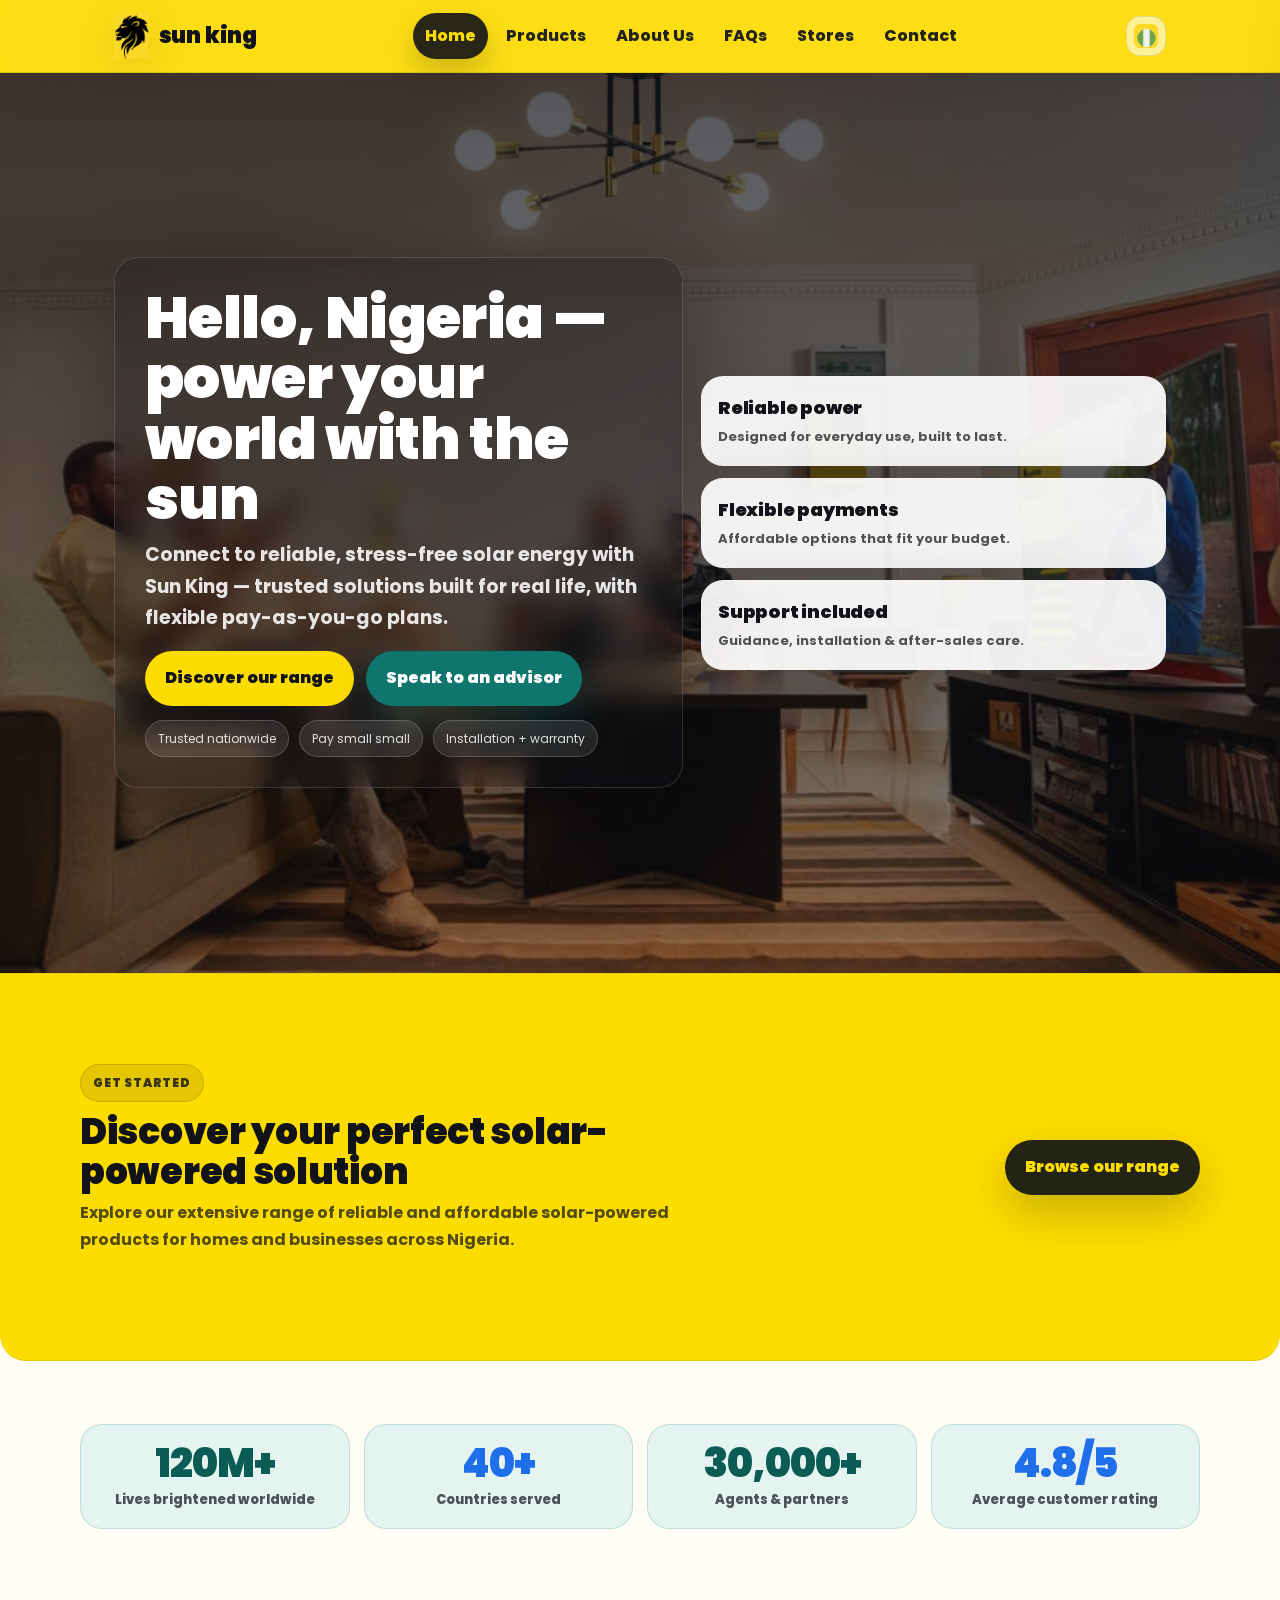
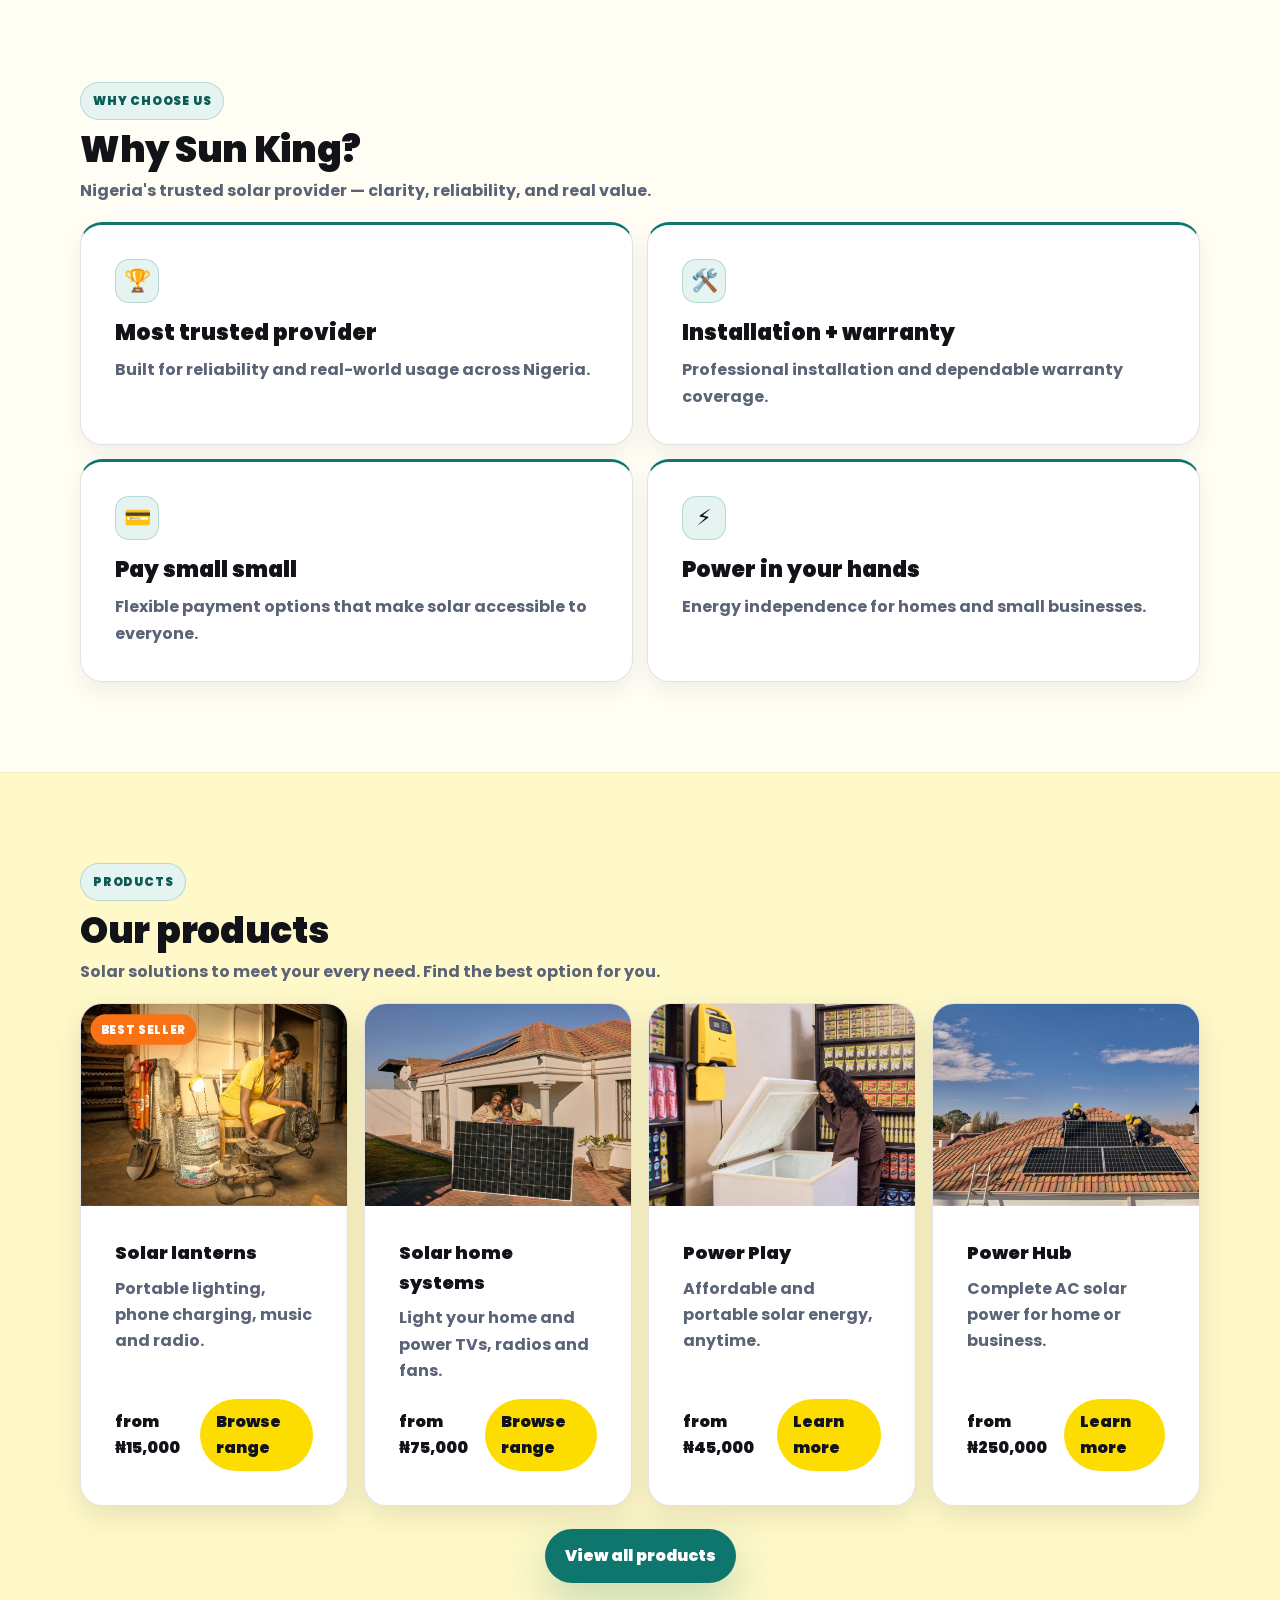
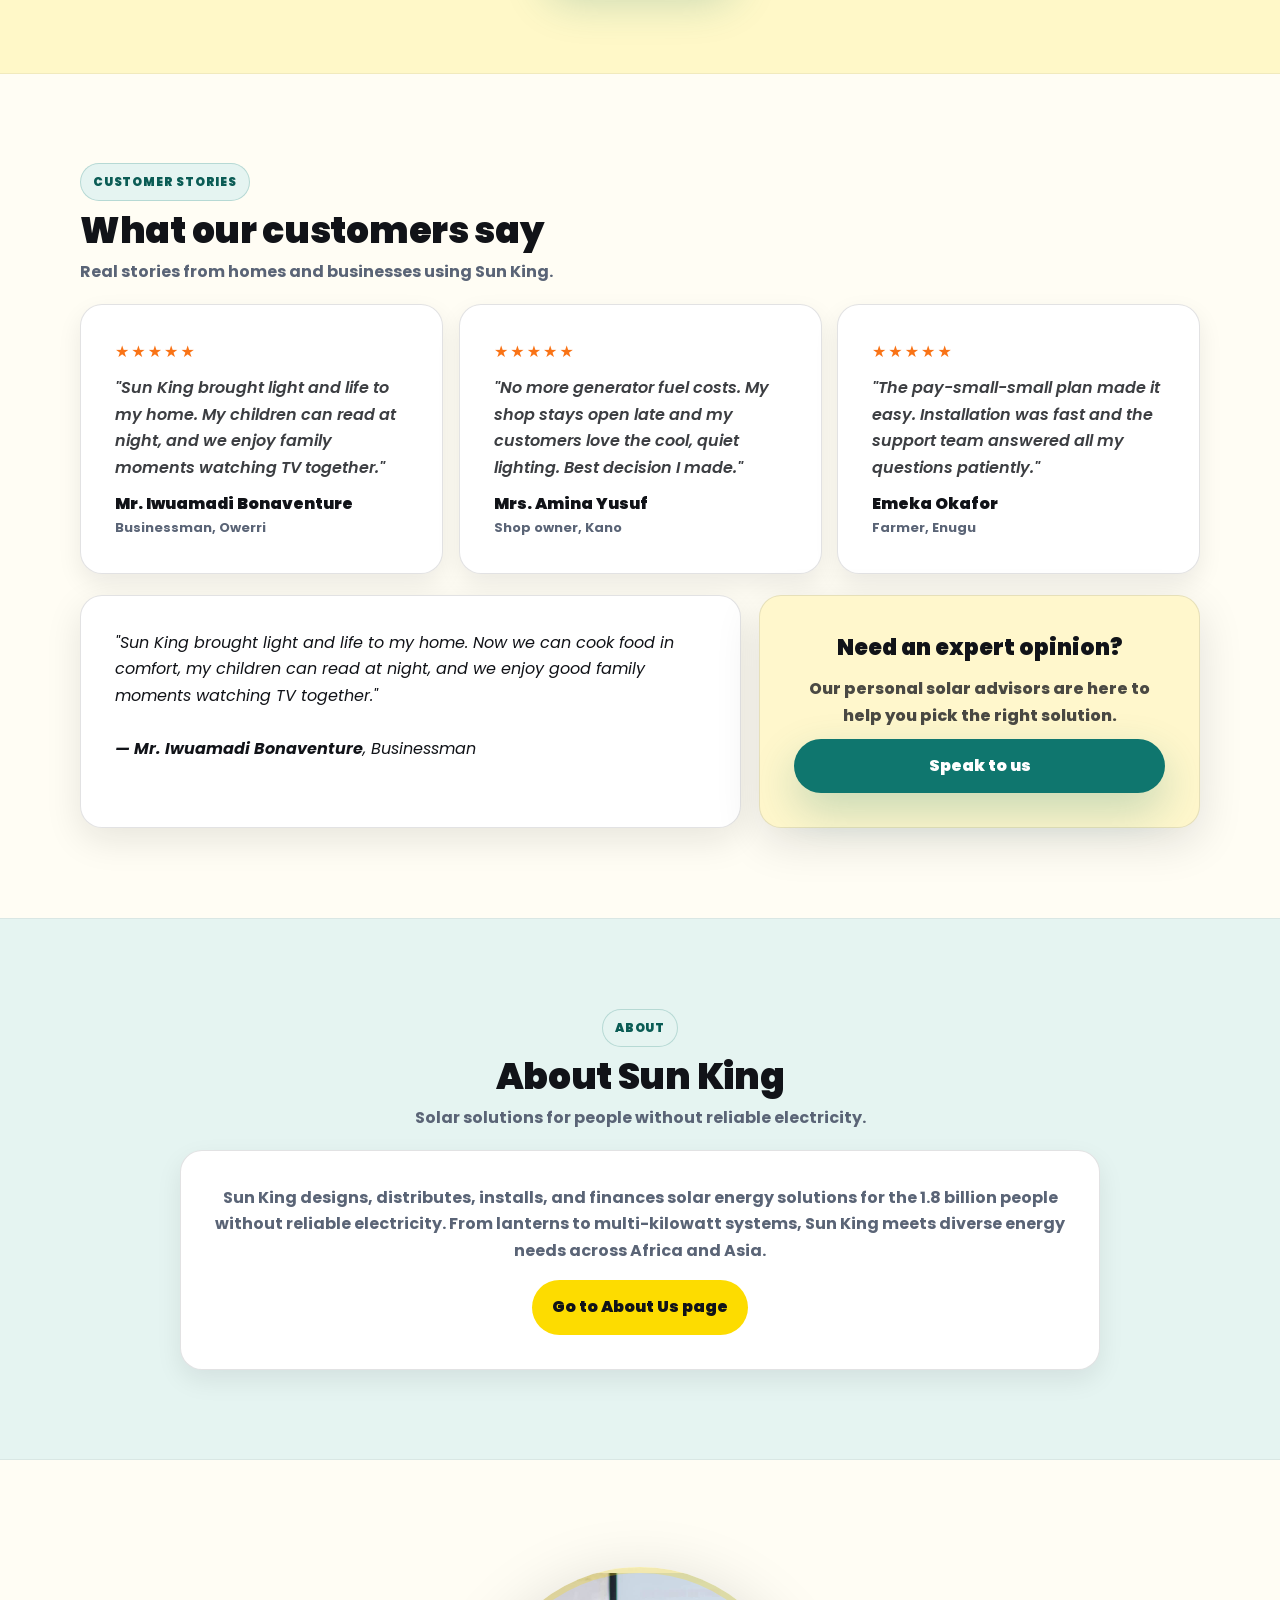
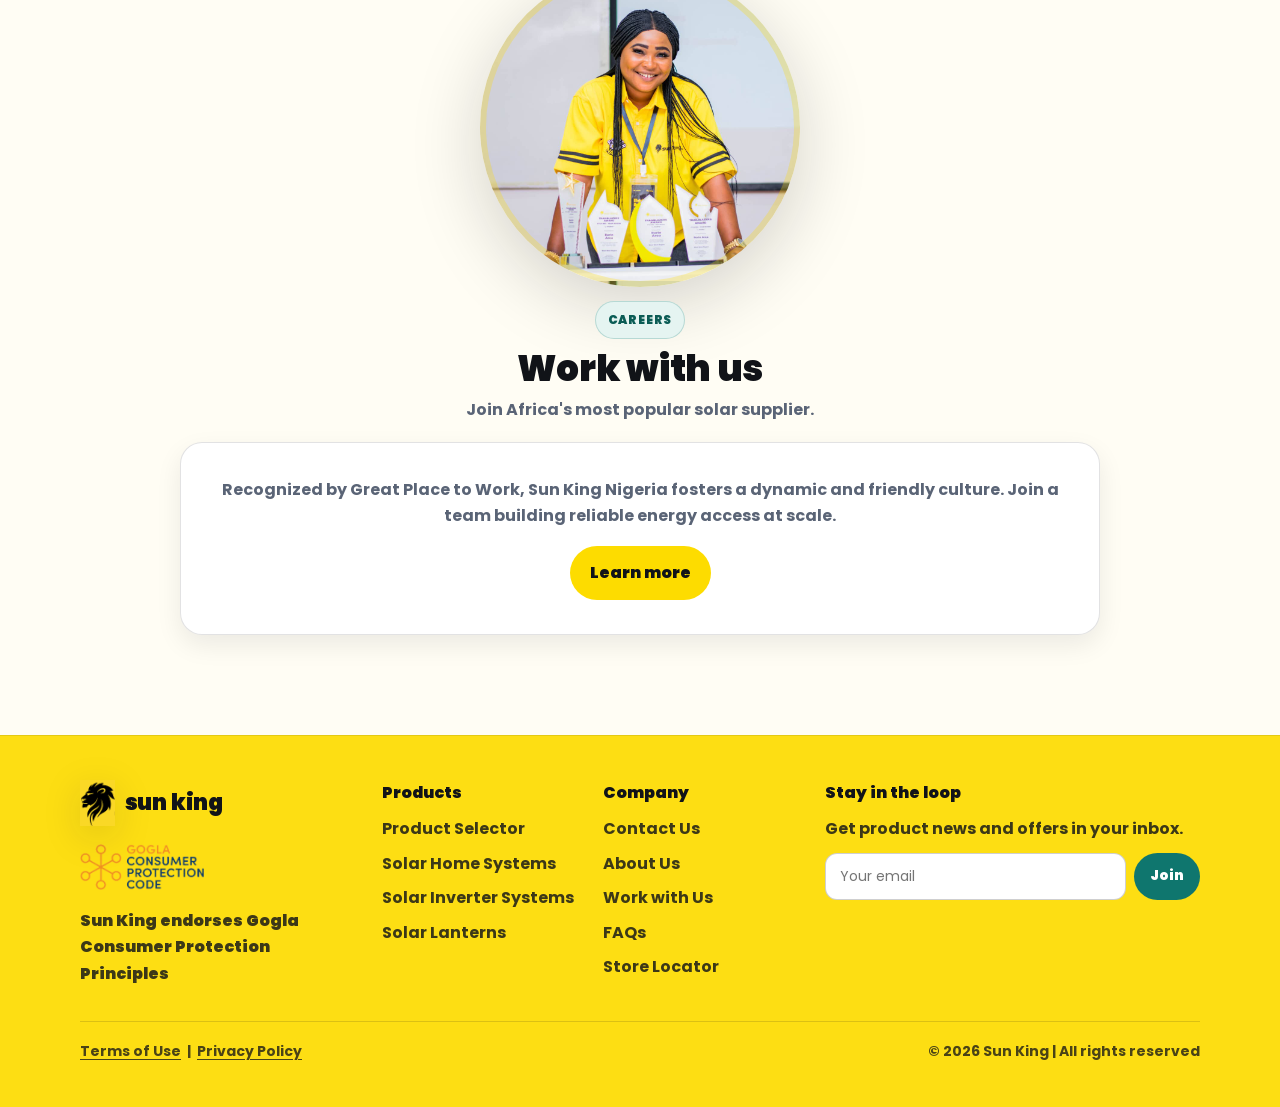
<file: index.html>
<!DOCTYPE html>
<html lang="en">
<head>
  <meta charset="UTF-8" />
  <meta name="viewport" content="width=device-width, initial-scale=1.0" />
  <title>Sun King — Reliable Solar Solutions for Nigeria</title>

  <link rel="icon" href="images/lion-icon.png.png" />
  <meta name="description" content="Connect to reliable, stress-free solar energy with Sun King. Explore solar lanterns, home systems and power hubs — with flexible pay-as-you-go plans, installation and warranty." />
  <meta name="author" content="Sun King" />

  <meta property="og:title" content="Sun King — Reliable Solar Solutions for Nigeria" />
  <meta property="og:description" content="Explore reliable and affordable solar-powered products for homes and businesses." />
  <meta property="og:image" content="images/header img.jpeg" />
  <meta property="og:type" content="website" />
  <meta name="twitter:card" content="summary_large_image" />

  <link rel="preconnect" href="https://fonts.googleapis.com" />
  <link rel="preconnect" href="https://fonts.gstatic.com" crossorigin />
  <link href="https://fonts.googleapis.com/css2?family=Poppins:wght@400;600;800;900&display=swap" rel="stylesheet" />
  <link rel="stylesheet" href="assets/css/styles.css" />
</head>

<body>
  <a class="skip-link" href="#main">Skip to content</a>

  <!-- ================= HEADER ================= -->
  <header>
    <div class="navbar">
      <a class="logo-container" href="index.html" aria-label="Sun King Home">
        <img src="images/lion-icon.png.png" alt="Sun King Logo" class="logo-icon" />
        <span class="logo-text">sun king</span>
      </a>

      <nav class="nav-links" aria-label="Primary">
        <a href="index.html" class="active">Home</a>
        <a href="products.html">Products</a>
        <a href="about.html">About Us</a>
        <a href="faqs.html">FAQs</a>
        <a href="store-locator.html">Stores</a>
        <a href="contact.html">Contact</a>
      </nav>

      <div class="nav-right">
        <img src="images/nigeria-flag.png" alt="Nigeria Flag" class="flag-icon" />
        <button class="icon-btn menu-toggle" id="menuBtn" type="button" aria-label="Open menu" aria-expanded="false" aria-controls="drawer">
          <span class="hamburger" aria-hidden="true"><span></span><span></span><span></span></span>
        </button>
      </div>
    </div>
  </header>

  <div class="backdrop" id="backdrop" hidden></div>

  <!-- ================= MOBILE DRAWER ================= -->
  <aside class="drawer" id="drawer" hidden role="dialog" aria-modal="true" aria-label="Mobile menu">
    <div class="drawer-head">
      <div class="logo-container">
        <img src="images/lion-icon.png.png" alt="" class="logo-icon" />
        <span class="logo-text">sun king</span>
      </div>
      <button class="icon-btn" id="closeBtn" type="button" aria-label="Close menu">✕</button>
    </div>
    <nav class="drawer-nav" aria-label="Mobile">
      <a href="index.html" class="active">Home</a>
      <a href="products.html">Products</a>
      <a href="about.html">About Us</a>
      <a href="faqs.html">FAQs</a>
      <a href="store-locator.html">Store Locator</a>
      <a href="careers.html">Work With Us</a>
      <a href="contact.html">Contact</a>
    </nav>
    <div class="drawer-cta">
      <a class="btn primary sm" href="products.html">Explore products</a>
      <a class="btn black sm" href="contact.html">Talk to an advisor</a>
    </div>
  </aside>

  <main id="main">
    <!-- ================= HERO ================= -->
    <section class="hero" id="home" aria-label="Hero">
      <div class="container hero-grid">
        <div class="hero-copy" data-animate>
          <h1>Hello, Nigeria — power your world with the sun</h1>
          <p>Connect to reliable, stress-free solar energy with Sun King — trusted solutions built for real life, with flexible pay-as-you-go plans.</p>

          <div class="btn-row">
            <a class="btn primary" href="products.html">Discover our range</a>
            <a class="btn accent" href="contact.html">Speak to an advisor</a>
          </div>

          <div class="trust" aria-label="Highlights">
            <div class="pill">Trusted nationwide</div>
            <div class="pill">Pay small small</div>
            <div class="pill">Installation + warranty</div>
          </div>
        </div>

        <div class="hero-stats" aria-label="Quick stats">
          <div class="stat" data-animate data-delay="1">
            <strong>Reliable power</strong>
            <span>Designed for everyday use, built to last.</span>
          </div>
          <div class="stat" data-animate data-delay="2">
            <strong>Flexible payments</strong>
            <span>Affordable options that fit your budget.</span>
          </div>
          <div class="stat" data-animate data-delay="3">
            <strong>Support included</strong>
            <span>Guidance, installation &amp; after-sales care.</span>
          </div>
        </div>
      </div>
    </section>

    <!-- ================= DISCOVER ================= -->
    <section class="discover" aria-label="Discover">
      <div class="container discover-wrap" data-animate>
        <div class="section-head">
          <span class="kicker">Get started</span>
          <h2>Discover your perfect solar-powered solution</h2>
          <p>Explore our extensive range of reliable and affordable solar-powered products for homes and businesses across Nigeria.</p>
        </div>
        <div style="display:flex; justify-content:flex-end;">
          <a class="btn black" href="products.html">Browse our range</a>
        </div>
      </div>
    </section>

    <!-- ================= COUNTERS ================= -->
    <section aria-label="Impact by the numbers" style="padding-top: calc(var(--sec) * 0.7); padding-bottom: calc(var(--sec) * 0.7);">
      <div class="container" data-animate>
        <div class="counters">
          <div class="counter">
            <div class="num"><span data-count="120" data-suffix="M+">0</span></div>
            <div class="label">Lives brightened worldwide</div>
          </div>
          <div class="counter">
            <div class="num"><span data-count="40" data-suffix="+">0</span></div>
            <div class="label">Countries served</div>
          </div>
          <div class="counter">
            <div class="num"><span data-count="30000" data-suffix="+">0</span></div>
            <div class="label">Agents &amp; partners</div>
          </div>
          <div class="counter">
            <div class="num"><span data-count="4.8" data-suffix="/5">0</span></div>
            <div class="label">Average customer rating</div>
          </div>
        </div>
      </div>
    </section>

    <!-- ================= WHY ================= -->
    <section id="why" aria-label="Why Sun King">
      <div class="container">
        <div class="section-head" data-animate>
          <span class="kicker">Why choose us</span>
          <h2>Why Sun King?</h2>
          <p>Nigeria's trusted solar provider — clarity, reliability, and real value.</p>
        </div>

        <div class="why-list">
          <div class="why" data-animate data-delay="1">
            <div class="ico" aria-hidden="true">🏆</div>
            <h3>Most trusted provider</h3>
            <p>Built for reliability and real-world usage across Nigeria.</p>
          </div>
          <div class="why" data-animate data-delay="2">
            <div class="ico" aria-hidden="true">🛠️</div>
            <h3>Installation + warranty</h3>
            <p>Professional installation and dependable warranty coverage.</p>
          </div>
          <div class="why" data-animate data-delay="1">
            <div class="ico" aria-hidden="true">💳</div>
            <h3>Pay small small</h3>
            <p>Flexible payment options that make solar accessible to everyone.</p>
          </div>
          <div class="why" data-animate data-delay="2">
            <div class="ico" aria-hidden="true">⚡</div>
            <h3>Power in your hands</h3>
            <p>Energy independence for homes and small businesses.</p>
          </div>
        </div>
      </div>
    </section>

    <!-- ================= PRODUCTS ================= -->
    <section class="products-banner" id="products" aria-label="Products">
      <div class="container">
        <div class="section-head" data-animate>
          <span class="kicker">Products</span>
          <h2>Our products</h2>
          <p>Solar solutions to meet your every need. Find the best option for you.</p>
        </div>

        <div class="products-grid">
          <article class="card" data-animate data-delay="1">
            <div class="card-media" style="background-image:url('images/lantern.jpeg')">
              <span class="card-tag">Best seller</span>
            </div>
            <div class="card-body">
              <h3>Solar lanterns</h3>
              <p>Portable lighting, phone charging, music and radio.</p>
              <div class="card-foot">
                <span class="price">from ₦15,000</span>
                <a class="mini-btn" href="products.html#lanterns">Browse range</a>
              </div>
            </div>
          </article>

          <article class="card" data-animate data-delay="2">
            <div class="card-media" style="background-image:url('images/solar home.jpeg')"></div>
            <div class="card-body">
              <h3>Solar home systems</h3>
              <p>Light your home and power TVs, radios and fans.</p>
              <div class="card-foot">
                <span class="price">from ₦75,000</span>
                <a class="mini-btn" href="products.html#home-systems">Browse range</a>
              </div>
            </div>
          </article>

          <article class="card" data-animate data-delay="3">
            <div class="card-media" style="background-image:url('images/power play.jpeg')"></div>
            <div class="card-body">
              <h3>Power Play</h3>
              <p>Affordable and portable solar energy, anytime.</p>
              <div class="card-foot">
                <span class="price">from ₦45,000</span>
                <a class="mini-btn" href="products.html#power-play">Learn more</a>
              </div>
            </div>
          </article>

          <article class="card" data-animate data-delay="4">
            <div class="card-media" style="background-image:url('images/powerhub.jpeg')"></div>
            <div class="card-body">
              <h3>Power Hub</h3>
              <p>Complete AC solar power for home or business.</p>
              <div class="card-foot">
                <span class="price">from ₦250,000</span>
                <a class="mini-btn" href="products.html#power-hub">Learn more</a>
              </div>
            </div>
          </article>
        </div>

        <div class="btn-row" style="margin-top: 22px; justify-content:center;" data-animate>
          <a class="btn accent" href="products.html">View all products</a>
        </div>
      </div>
    </section>

    <!-- ================= TESTIMONIALS ================= -->
    <section aria-label="Customer stories">
      <div class="container">
        <div class="section-head" data-animate>
          <span class="kicker">Customer stories</span>
          <h2>What our customers say</h2>
          <p>Real stories from homes and businesses using Sun King.</p>
        </div>

        <div class="testi-grid">
          <div class="testi" data-animate data-delay="1">
            <div class="stars" aria-label="5 out of 5 stars">★★★★★</div>
            <p>"Sun King brought light and life to my home. My children can read at night, and we enjoy family moments watching TV together."</p>
            <div class="who">Mr. Iwuamadi Bonaventure<span>Businessman, Owerri</span></div>
          </div>
          <div class="testi" data-animate data-delay="2">
            <div class="stars" aria-label="5 out of 5 stars">★★★★★</div>
            <p>"No more generator fuel costs. My shop stays open late and my customers love the cool, quiet lighting. Best decision I made."</p>
            <div class="who">Mrs. Amina Yusuf<span>Shop owner, Kano</span></div>
          </div>
          <div class="testi" data-animate data-delay="3">
            <div class="stars" aria-label="5 out of 5 stars">★★★★★</div>
            <p>"The pay-small-small plan made it easy. Installation was fast and the support team answered all my questions patiently."</p>
            <div class="who">Emeka Okafor<span>Farmer, Enugu</span></div>
          </div>
        </div>

        <div class="testimonial" id="contact" style="margin-top: 22px;" data-animate>
          <blockquote>
            "Sun King brought light and life to my home. Now we can cook food in comfort, my children can read at night,
            and we enjoy good family moments watching TV together."
            <br><br><strong>— Mr. Iwuamadi Bonaventure</strong>, Businessman
          </blockquote>
          <div class="cta-card">
            <h3>Need an expert opinion?</h3>
            <p>Our personal solar advisors are here to help you pick the right solution.</p>
            <a class="btn accent" href="contact.html">Speak to us</a>
          </div>
        </div>
      </div>
    </section>

    <!-- ================= ABOUT ================= -->
    <section class="tint-band teal" aria-label="About Sun King">
      <div class="container center">
        <div class="section-head center" data-animate>
          <span class="kicker">About</span>
          <h2>About Sun King</h2>
          <p>Solar solutions for people without reliable electricity.</p>
        </div>
        <div class="panel" style="max-width: 920px; margin: 0 auto;" data-animate>
          <p class="muted">
            Sun King designs, distributes, installs, and finances solar energy solutions for the 1.8 billion people without
            reliable electricity. From lanterns to multi-kilowatt systems, Sun King meets diverse energy needs across Africa and Asia.
          </p>
          <div class="btn-row" style="margin-top:16px; justify-content:center;">
            <a class="btn primary" href="about.html">Go to About Us page</a>
          </div>
        </div>
      </div>
    </section>

    <!-- ================= WORK WITH US ================= -->
    <section aria-label="Work with us">
      <div class="container center">
        <div class="round-img" style="background-image:url('images/work with us.jpeg')" data-animate></div>
        <div class="section-head center" style="margin-top:14px;" data-animate>
          <span class="kicker">Careers</span>
          <h2>Work with us</h2>
          <p>Join Africa's most popular solar supplier.</p>
        </div>
        <div class="panel" style="max-width: 920px; margin: 0 auto;" data-animate>
          <p class="muted">
            Recognized by Great Place to Work, Sun King Nigeria fosters a dynamic and friendly culture. Join a team building
            reliable energy access at scale.
          </p>
          <div class="btn-row" style="margin-top:16px; justify-content:center;">
            <a class="btn primary" href="careers.html">Learn more</a>
          </div>
        </div>
      </div>
    </section>
  </main>

  <!-- ================= FOOTER ================= -->
  <footer>
    <div class="container" data-animate>
      <div class="footer-grid">
        <div>
          <div class="logo-container">
            <img src="images/lion-icon.png.png" alt="Sun King Logo" class="logo-icon" />
            <span class="logo-text">sun king</span>
          </div>
          <div class="goglaimg" role="img" aria-label="Gogla logo"></div>
          <p style="font-weight:900;">Sun King endorses Gogla Consumer Protection Principles</p>
        </div>

        <div>
          <h4>Products</h4>
          <a href="products.html">Product Selector</a>
          <a href="products.html#home-systems">Solar Home Systems</a>
          <a href="products.html#power-hub">Solar Inverter Systems</a>
          <a href="products.html#lanterns">Solar Lanterns</a>
        </div>

        <div>
          <h4>Company</h4>
          <a href="contact.html">Contact Us</a>
          <a href="about.html">About Us</a>
          <a href="careers.html">Work with Us</a>
          <a href="faqs.html">FAQs</a>
          <a href="store-locator.html">Store Locator</a>
        </div>

        <div>
          <h4>Stay in the loop</h4>
          <p style="margin-top:0;">Get product news and offers in your inbox.</p>
          <form class="foot-news" data-newsletter aria-label="Newsletter signup">
            <input type="email" placeholder="Your email" aria-label="Email address" required />
            <button class="mini-btn" type="submit">Join</button>
          </form>
          <p data-newsletter-msg style="min-height: 18px; font-size: 13px; margin-top: 8px;"></p>
        </div>
      </div>

      <div class="fineprint">
        <div><a href="#" style="text-decoration:underline; text-underline-offset:3px;">Terms of Use</a> &nbsp;|&nbsp; <a href="#" style="text-decoration:underline; text-underline-offset:3px;">Privacy Policy</a></div>
        <div>&copy; <span data-year>2025</span> Sun King | All rights reserved</div>
      </div>
    </div>
  </footer>

  <button class="to-top" id="toTop" type="button" aria-label="Back to top">↑</button>

  <script src="assets/js/main.js"></script>
</body>
</html>
</file>
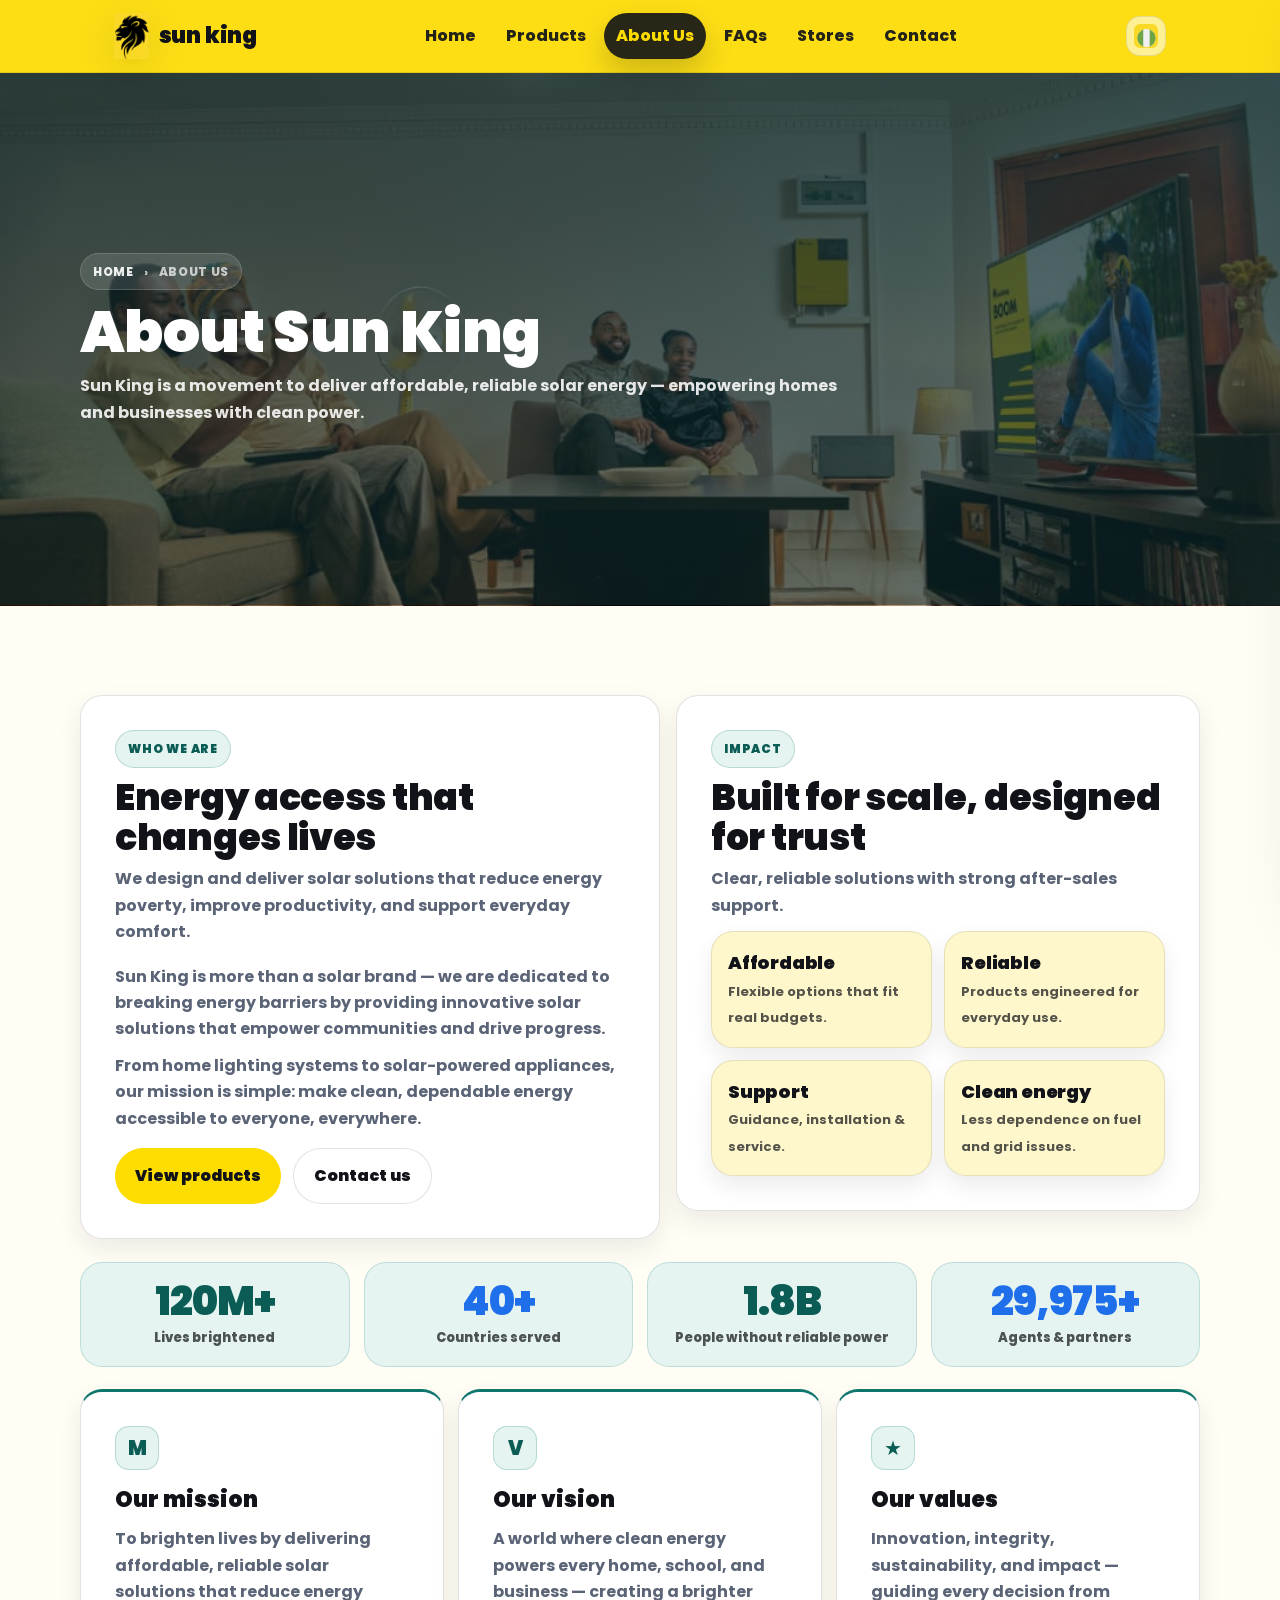
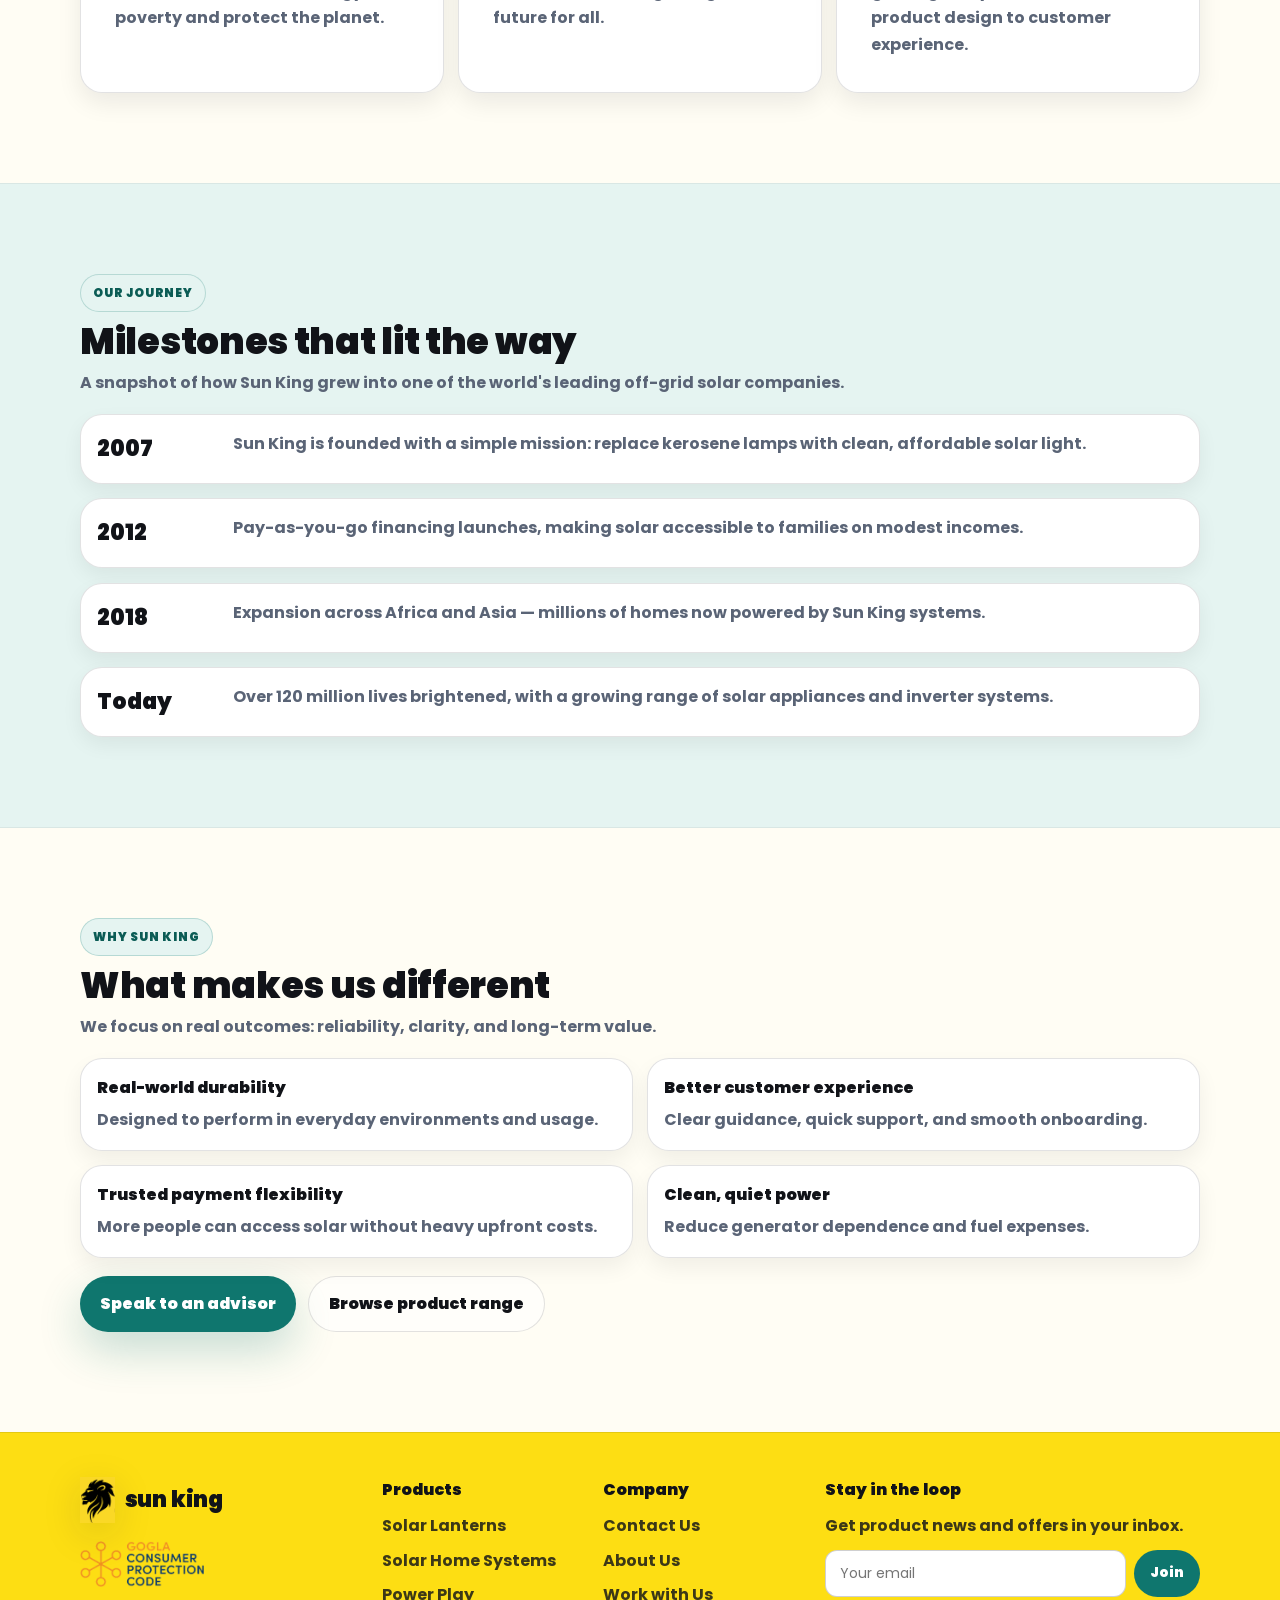
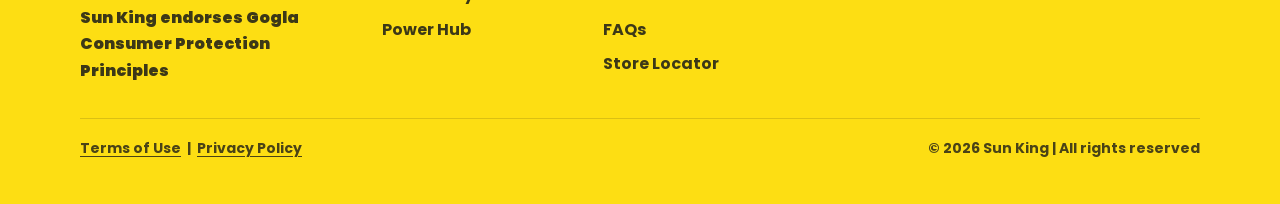
<file: about.html>
<!DOCTYPE html>
<html lang="en">
<head>
  <meta charset="UTF-8" />
  <meta name="viewport" content="width=device-width, initial-scale=1.0" />
  <title>About Us | Sun King</title>
  <link rel="icon" href="images/lion-icon.png.png" />
  <meta name="description" content="Sun King designs, distributes, installs and finances solar energy solutions for people without reliable electricity across Africa and Asia." />

  <link rel="preconnect" href="https://fonts.googleapis.com" />
  <link rel="preconnect" href="https://fonts.gstatic.com" crossorigin />
  <link href="https://fonts.googleapis.com/css2?family=Poppins:wght@400;600;800;900&display=swap" rel="stylesheet" />
  <link rel="stylesheet" href="assets/css/styles.css" />
</head>
<body>
  <a class="skip-link" href="#main">Skip to content</a>

  <header>
    <div class="navbar">
      <a class="logo-container" href="index.html" aria-label="Sun King Home">
        <img src="images/lion-icon.png.png" alt="Sun King Logo" class="logo-icon" />
        <span class="logo-text">sun king</span>
      </a>
      <nav class="nav-links" aria-label="Primary">
        <a href="index.html">Home</a>
        <a href="products.html">Products</a>
        <a href="about.html" class="active">About Us</a>
        <a href="faqs.html">FAQs</a>
        <a href="store-locator.html">Stores</a>
        <a href="contact.html">Contact</a>
      </nav>
      <div class="nav-right">
        <img src="images/nigeria-flag.png" alt="Nigeria Flag" class="flag-icon" />
        <button class="icon-btn menu-toggle" id="menuBtn" type="button" aria-label="Open menu" aria-expanded="false" aria-controls="drawer">
          <span class="hamburger" aria-hidden="true"><span></span><span></span><span></span></span>
        </button>
      </div>
    </div>
  </header>

  <div class="backdrop" id="backdrop" hidden></div>
  <aside class="drawer" id="drawer" hidden role="dialog" aria-modal="true" aria-label="Mobile menu">
    <div class="drawer-head">
      <div class="logo-container"><img src="images/lion-icon.png.png" alt="" class="logo-icon" /><span class="logo-text">sun king</span></div>
      <button class="icon-btn" id="closeBtn" type="button" aria-label="Close menu">✕</button>
    </div>
    <nav class="drawer-nav" aria-label="Mobile">
      <a href="index.html">Home</a>
      <a href="products.html">Products</a>
      <a href="about.html" class="active">About Us</a>
      <a href="faqs.html">FAQs</a>
      <a href="store-locator.html">Store Locator</a>
      <a href="careers.html">Work With Us</a>
      <a href="contact.html">Contact</a>
    </nav>
    <div class="drawer-cta">
      <a class="btn primary sm" href="products.html">Explore products</a>
      <a class="btn black sm" href="contact.html">Talk to an advisor</a>
    </div>
  </aside>

  <main id="main">
    <section class="page-hero" aria-label="About hero">
      <div class="container inner" data-animate>
        <div class="breadcrumb"><a href="index.html">Home</a><span>›</span><span>About Us</span></div>
        <h1>About Sun King</h1>
        <p>Sun King is a movement to deliver affordable, reliable solar energy — empowering homes and businesses with clean power.</p>
      </div>
    </section>

    <section aria-label="Who we are">
      <div class="container">
        <div class="grid-2">
          <div class="panel" data-animate>
            <div class="section-head">
              <span class="kicker">Who we are</span>
              <h2>Energy access that changes lives</h2>
              <p>We design and deliver solar solutions that reduce energy poverty, improve productivity, and support everyday comfort.</p>
            </div>
            <p class="muted" style="margin-top: 10px;">
              Sun King is more than a solar brand — we are dedicated to breaking energy barriers by providing innovative solar solutions
              that empower communities and drive progress.
            </p>
            <p class="muted" style="margin-top: 10px;">
              From home lighting systems to solar-powered appliances, our mission is simple: make clean, dependable energy accessible to
              everyone, everywhere.
            </p>
            <div class="btn-row" style="margin-top: 16px;">
              <a class="btn primary" href="products.html">View products</a>
              <a class="btn ghost" href="contact.html">Contact us</a>
            </div>
          </div>

          <div class="panel" data-animate data-delay="1">
            <div class="section-head" style="margin-bottom: 12px;">
              <span class="kicker">Impact</span>
              <h2>Built for scale, designed for trust</h2>
              <p>Clear, reliable solutions with strong after-sales support.</p>
            </div>
            <div class="stats">
              <div class="stat"><strong>Affordable</strong><span>Flexible options that fit real budgets.</span></div>
              <div class="stat"><strong>Reliable</strong><span>Products engineered for everyday use.</span></div>
              <div class="stat"><strong>Support</strong><span>Guidance, installation &amp; service.</span></div>
              <div class="stat"><strong>Clean energy</strong><span>Less dependence on fuel and grid issues.</span></div>
            </div>
          </div>
        </div>

        <div class="counters" style="margin-top: 22px;" data-animate>
          <div class="counter"><div class="num"><span data-count="120" data-suffix="M+">0</span></div><div class="label">Lives brightened</div></div>
          <div class="counter"><div class="num"><span data-count="40" data-suffix="+">0</span></div><div class="label">Countries served</div></div>
          <div class="counter"><div class="num"><span data-count="1.8" data-suffix="B">0</span></div><div class="label">People without reliable power</div></div>
          <div class="counter"><div class="num"><span data-count="30000" data-suffix="+">0</span></div><div class="label">Agents &amp; partners</div></div>
        </div>

        <div class="mv-grid" style="margin-top: 22px;">
          <div class="mv-card" data-animate data-delay="1">
            <div class="mv-icon">M</div>
            <h3>Our mission</h3>
            <p>To brighten lives by delivering affordable, reliable solar solutions that reduce energy poverty and protect the planet.</p>
          </div>
          <div class="mv-card" data-animate data-delay="2">
            <div class="mv-icon">V</div>
            <h3>Our vision</h3>
            <p>A world where clean energy powers every home, school, and business — creating a brighter future for all.</p>
          </div>
          <div class="mv-card" data-animate data-delay="3">
            <div class="mv-icon">★</div>
            <h3>Our values</h3>
            <p>Innovation, integrity, sustainability, and impact — guiding every decision from product design to customer experience.</p>
          </div>
        </div>
      </div>
    </section>

    <!-- TIMELINE -->
    <section class="tint-band teal" aria-label="Our journey">
      <div class="container">
        <div class="section-head" data-animate>
          <span class="kicker">Our journey</span>
          <h2>Milestones that lit the way</h2>
          <p>A snapshot of how Sun King grew into one of the world's leading off-grid solar companies.</p>
        </div>
        <div class="timeline">
          <div class="tl-item" data-animate data-delay="1"><div class="year">2007</div><p>Sun King is founded with a simple mission: replace kerosene lamps with clean, affordable solar light.</p></div>
          <div class="tl-item" data-animate data-delay="2"><div class="year">2012</div><p>Pay-as-you-go financing launches, making solar accessible to families on modest incomes.</p></div>
          <div class="tl-item" data-animate data-delay="3"><div class="year">2018</div><p>Expansion across Africa and Asia — millions of homes now powered by Sun King systems.</p></div>
          <div class="tl-item" data-animate data-delay="4"><div class="year">Today</div><p>Over 120 million lives brightened, with a growing range of solar appliances and inverter systems.</p></div>
        </div>
      </div>
    </section>

    <section aria-label="Why choose us">
      <div class="container">
        <div class="section-head" data-animate>
          <span class="kicker">Why Sun King</span>
          <h2>What makes us different</h2>
          <p>We focus on real outcomes: reliability, clarity, and long-term value.</p>
        </div>
        <div class="reasons">
          <div class="reason" data-animate data-delay="1"><strong>Real-world durability</strong><span>Designed to perform in everyday environments and usage.</span></div>
          <div class="reason" data-animate data-delay="2"><strong>Better customer experience</strong><span>Clear guidance, quick support, and smooth onboarding.</span></div>
          <div class="reason" data-animate data-delay="1"><strong>Trusted payment flexibility</strong><span>More people can access solar without heavy upfront costs.</span></div>
          <div class="reason" data-animate data-delay="2"><strong>Clean, quiet power</strong><span>Reduce generator dependence and fuel expenses.</span></div>
        </div>
        <div class="btn-row" style="margin-top: 18px;">
          <a class="btn accent" href="contact.html">Speak to an advisor</a>
          <a class="btn ghost" href="products.html">Browse product range</a>
        </div>
      </div>
    </section>
  </main>

  <footer>
    <div class="container" data-animate>
      <div class="footer-grid">
        <div>
          <div class="logo-container"><img src="images/lion-icon.png.png" alt="Sun King Logo" class="logo-icon" /><span class="logo-text">sun king</span></div>
          <div class="goglaimg" role="img" aria-label="Gogla logo"></div>
          <p style="font-weight:900;">Sun King endorses Gogla Consumer Protection Principles</p>
        </div>
        <div>
          <h4>Products</h4>
          <a href="products.html#lanterns">Solar Lanterns</a>
          <a href="products.html#home-systems">Solar Home Systems</a>
          <a href="products.html#power-play">Power Play</a>
          <a href="products.html#power-hub">Power Hub</a>
        </div>
        <div>
          <h4>Company</h4>
          <a href="contact.html">Contact Us</a>
          <a href="about.html">About Us</a>
          <a href="careers.html">Work with Us</a>
          <a href="faqs.html">FAQs</a>
          <a href="store-locator.html">Store Locator</a>
        </div>
        <div>
          <h4>Stay in the loop</h4>
          <p style="margin-top:0;">Get product news and offers in your inbox.</p>
          <form class="foot-news" data-newsletter aria-label="Newsletter signup">
            <input type="email" placeholder="Your email" aria-label="Email address" required />
            <button class="mini-btn" type="submit">Join</button>
          </form>
          <p data-newsletter-msg style="min-height: 18px; font-size: 13px; margin-top: 8px;"></p>
        </div>
      </div>
      <div class="fineprint">
        <div><a href="#" style="text-decoration:underline; text-underline-offset:3px;">Terms of Use</a> &nbsp;|&nbsp; <a href="#" style="text-decoration:underline; text-underline-offset:3px;">Privacy Policy</a></div>
        <div>&copy; <span data-year>2025</span> Sun King | All rights reserved</div>
      </div>
    </div>
  </footer>

  <button class="to-top" id="toTop" type="button" aria-label="Back to top">↑</button>
  <script src="assets/js/main.js"></script>
</body>
</html>
</file>
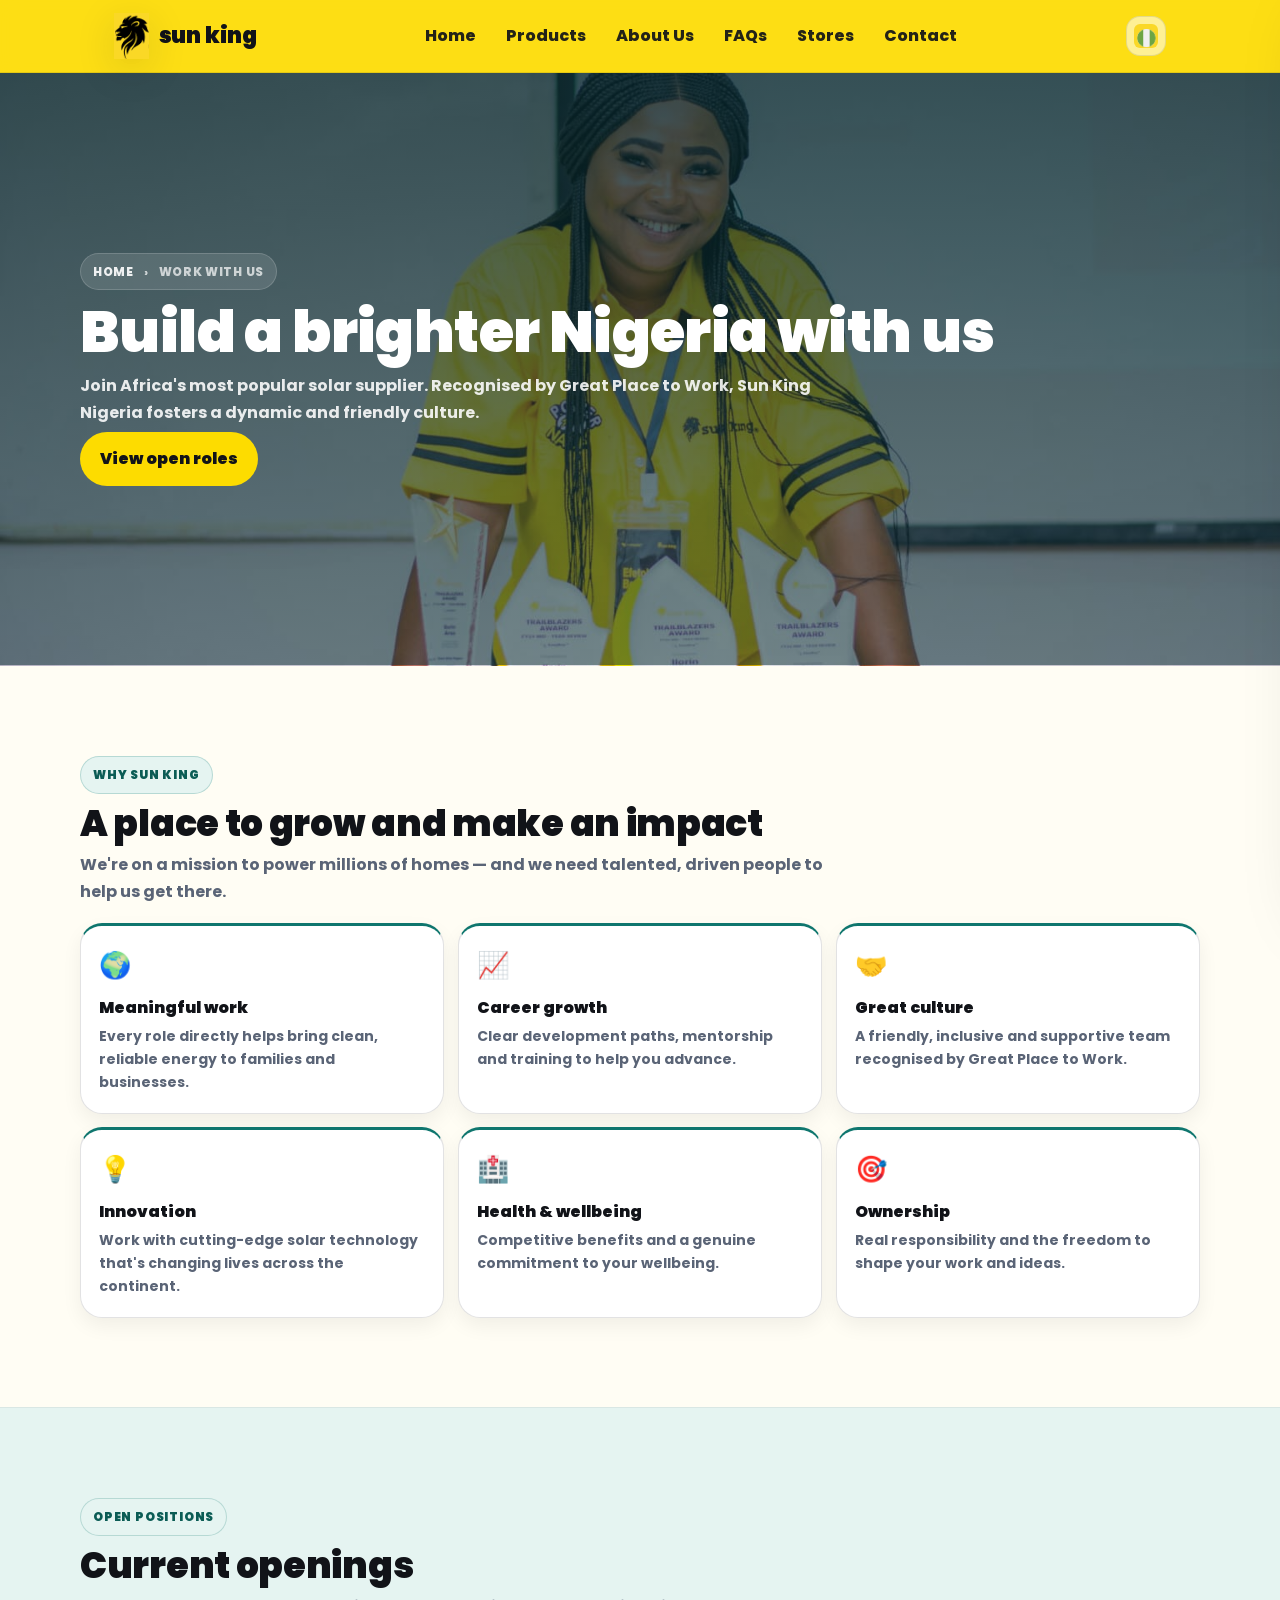
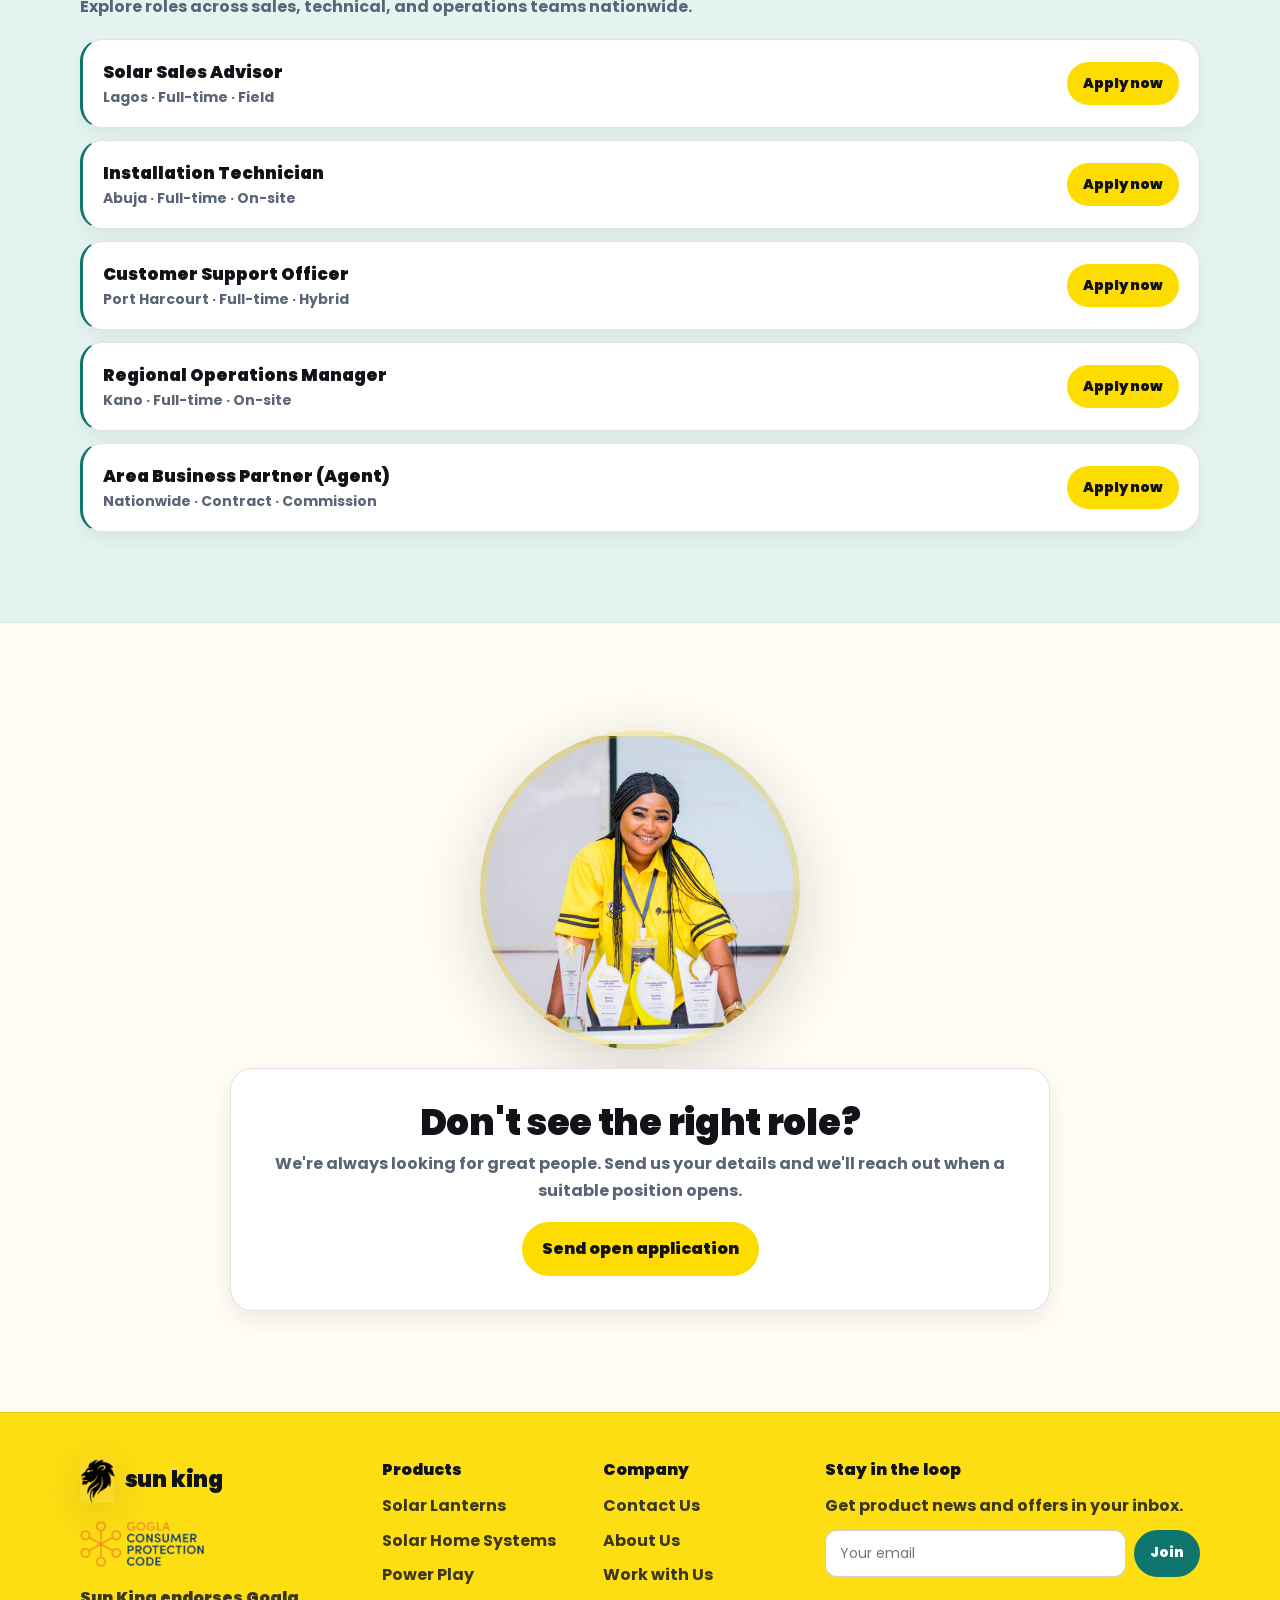
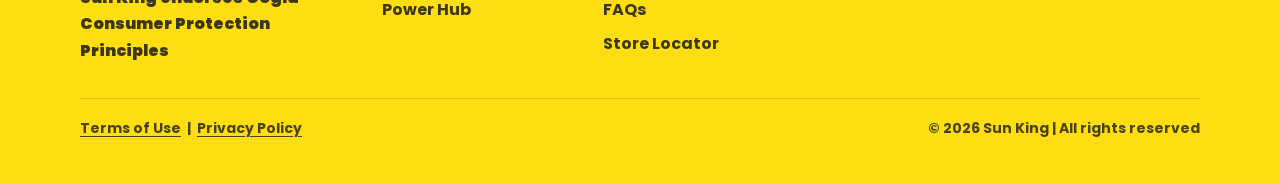
<file: careers.html>
<!DOCTYPE html>
<html lang="en">
<head>
  <meta charset="UTF-8" />
  <meta name="viewport" content="width=device-width, initial-scale=1.0" />
  <title>Work With Us | Sun King Careers</title>
  <link rel="icon" href="images/lion-icon.png.png" />
  <meta name="description" content="Join Sun King Nigeria — a Great Place to Work certified team building reliable solar energy access at scale. Explore open roles and apply today." />

  <link rel="preconnect" href="https://fonts.googleapis.com" />
  <link rel="preconnect" href="https://fonts.gstatic.com" crossorigin />
  <link href="https://fonts.googleapis.com/css2?family=Poppins:wght@400;600;800;900&display=swap" rel="stylesheet" />
  <link rel="stylesheet" href="assets/css/styles.css" />
</head>
<body>
  <a class="skip-link" href="#main">Skip to content</a>

  <header>
    <div class="navbar">
      <a class="logo-container" href="index.html" aria-label="Sun King Home">
        <img src="images/lion-icon.png.png" alt="Sun King Logo" class="logo-icon" />
        <span class="logo-text">sun king</span>
      </a>
      <nav class="nav-links" aria-label="Primary">
        <a href="index.html">Home</a>
        <a href="products.html">Products</a>
        <a href="about.html">About Us</a>
        <a href="faqs.html">FAQs</a>
        <a href="store-locator.html">Stores</a>
        <a href="contact.html">Contact</a>
      </nav>
      <div class="nav-right">
        <img src="images/nigeria-flag.png" alt="Nigeria Flag" class="flag-icon" />
        <button class="icon-btn menu-toggle" id="menuBtn" type="button" aria-label="Open menu" aria-expanded="false" aria-controls="drawer">
          <span class="hamburger" aria-hidden="true"><span></span><span></span><span></span></span>
        </button>
      </div>
    </div>
  </header>

  <div class="backdrop" id="backdrop" hidden></div>
  <aside class="drawer" id="drawer" hidden role="dialog" aria-modal="true" aria-label="Mobile menu">
    <div class="drawer-head">
      <div class="logo-container"><img src="images/lion-icon.png.png" alt="" class="logo-icon" /><span class="logo-text">sun king</span></div>
      <button class="icon-btn" id="closeBtn" type="button" aria-label="Close menu">✕</button>
    </div>
    <nav class="drawer-nav" aria-label="Mobile">
      <a href="index.html">Home</a>
      <a href="products.html">Products</a>
      <a href="about.html">About Us</a>
      <a href="faqs.html">FAQs</a>
      <a href="store-locator.html">Store Locator</a>
      <a href="careers.html" class="active">Work With Us</a>
      <a href="contact.html">Contact</a>
    </nav>
    <div class="drawer-cta">
      <a class="btn primary sm" href="contact.html">Get in touch</a>
    </div>
  </aside>

  <main id="main">
    <section class="page-hero alt" aria-label="Careers hero">
      <div class="container inner" data-animate>
        <div class="breadcrumb"><a href="index.html">Home</a><span>›</span><span>Work With Us</span></div>
        <h1>Build a brighter Nigeria with us</h1>
        <p>Join Africa's most popular solar supplier. Recognised by Great Place to Work, Sun King Nigeria fosters a dynamic and friendly culture.</p>
        <div class="btn-row" style="margin-top: 6px;"><a class="btn primary" data-scroll="#openings">View open roles</a></div>
      </div>
    </section>

    <section aria-label="Why work here">
      <div class="container">
        <div class="section-head" data-animate>
          <span class="kicker">Why Sun King</span>
          <h2>A place to grow and make an impact</h2>
          <p>We're on a mission to power millions of homes — and we need talented, driven people to help us get there.</p>
        </div>
        <div class="perks">
          <div class="perk" data-animate data-delay="1"><div class="ico" aria-hidden="true">🌍</div><h3>Meaningful work</h3><p>Every role directly helps bring clean, reliable energy to families and businesses.</p></div>
          <div class="perk" data-animate data-delay="2"><div class="ico" aria-hidden="true">📈</div><h3>Career growth</h3><p>Clear development paths, mentorship and training to help you advance.</p></div>
          <div class="perk" data-animate data-delay="3"><div class="ico" aria-hidden="true">🤝</div><h3>Great culture</h3><p>A friendly, inclusive and supportive team recognised by Great Place to Work.</p></div>
          <div class="perk" data-animate data-delay="1"><div class="ico" aria-hidden="true">💡</div><h3>Innovation</h3><p>Work with cutting-edge solar technology that's changing lives across the continent.</p></div>
          <div class="perk" data-animate data-delay="2"><div class="ico" aria-hidden="true">🏥</div><h3>Health &amp; wellbeing</h3><p>Competitive benefits and a genuine commitment to your wellbeing.</p></div>
          <div class="perk" data-animate data-delay="3"><div class="ico" aria-hidden="true">🎯</div><h3>Ownership</h3><p>Real responsibility and the freedom to shape your work and ideas.</p></div>
        </div>
      </div>
    </section>

    <section id="openings" class="tint-band teal" aria-label="Open roles">
      <div class="container">
        <div class="section-head" data-animate>
          <span class="kicker">Open positions</span>
          <h2>Current openings</h2>
          <p>Explore roles across sales, technical, and operations teams nationwide.</p>
        </div>
        <div class="jobs">
          <div class="job" data-animate data-delay="1">
            <div><h3>Solar Sales Advisor</h3><div class="meta">Lagos · Full-time · Field</div></div>
            <a class="btn primary sm" href="contact.html?role=Solar%20Sales%20Advisor">Apply now</a>
          </div>
          <div class="job" data-animate data-delay="2">
            <div><h3>Installation Technician</h3><div class="meta">Abuja · Full-time · On-site</div></div>
            <a class="btn primary sm" href="contact.html?role=Installation%20Technician">Apply now</a>
          </div>
          <div class="job" data-animate data-delay="3">
            <div><h3>Customer Support Officer</h3><div class="meta">Port Harcourt · Full-time · Hybrid</div></div>
            <a class="btn primary sm" href="contact.html?role=Customer%20Support%20Officer">Apply now</a>
          </div>
          <div class="job" data-animate data-delay="1">
            <div><h3>Regional Operations Manager</h3><div class="meta">Kano · Full-time · On-site</div></div>
            <a class="btn primary sm" href="contact.html?role=Regional%20Operations%20Manager">Apply now</a>
          </div>
          <div class="job" data-animate data-delay="2">
            <div><h3>Area Business Partner (Agent)</h3><div class="meta">Nationwide · Contract · Commission</div></div>
            <a class="btn primary sm" href="contact.html?role=Area%20Business%20Partner">Apply now</a>
          </div>
        </div>
      </div>
    </section>

    <section aria-label="Open application">
      <div class="container center">
        <div class="round-img" style="background-image:url('images/work with us.jpeg')" data-animate></div>
        <div class="panel" style="max-width: 820px; margin: 18px auto 0;" data-animate>
          <div class="section-head center">
            <h2>Don't see the right role?</h2>
            <p>We're always looking for great people. Send us your details and we'll reach out when a suitable position opens.</p>
          </div>
          <div class="btn-row" style="justify-content:center;">
            <a class="btn primary" href="contact.html?role=Open%20Application">Send open application</a>
          </div>
        </div>
      </div>
    </section>
  </main>

  <footer>
    <div class="container" data-animate>
      <div class="footer-grid">
        <div>
          <div class="logo-container"><img src="images/lion-icon.png.png" alt="Sun King Logo" class="logo-icon" /><span class="logo-text">sun king</span></div>
          <div class="goglaimg" role="img" aria-label="Gogla logo"></div>
          <p style="font-weight:900;">Sun King endorses Gogla Consumer Protection Principles</p>
        </div>
        <div>
          <h4>Products</h4>
          <a href="products.html#lanterns">Solar Lanterns</a>
          <a href="products.html#home-systems">Solar Home Systems</a>
          <a href="products.html#power-play">Power Play</a>
          <a href="products.html#power-hub">Power Hub</a>
        </div>
        <div>
          <h4>Company</h4>
          <a href="contact.html">Contact Us</a>
          <a href="about.html">About Us</a>
          <a href="careers.html">Work with Us</a>
          <a href="faqs.html">FAQs</a>
          <a href="store-locator.html">Store Locator</a>
        </div>
        <div>
          <h4>Stay in the loop</h4>
          <p style="margin-top:0;">Get product news and offers in your inbox.</p>
          <form class="foot-news" data-newsletter aria-label="Newsletter signup">
            <input type="email" placeholder="Your email" aria-label="Email address" required />
            <button class="mini-btn" type="submit">Join</button>
          </form>
          <p data-newsletter-msg style="min-height: 18px; font-size: 13px; margin-top: 8px;"></p>
        </div>
      </div>
      <div class="fineprint">
        <div><a href="#" style="text-decoration:underline; text-underline-offset:3px;">Terms of Use</a> &nbsp;|&nbsp; <a href="#" style="text-decoration:underline; text-underline-offset:3px;">Privacy Policy</a></div>
        <div>&copy; <span data-year>2025</span> Sun King | All rights reserved</div>
      </div>
    </div>
  </footer>

  <button class="to-top" id="toTop" type="button" aria-label="Back to top">↑</button>
  <script src="assets/js/main.js"></script>
</body>
</html>
</file>
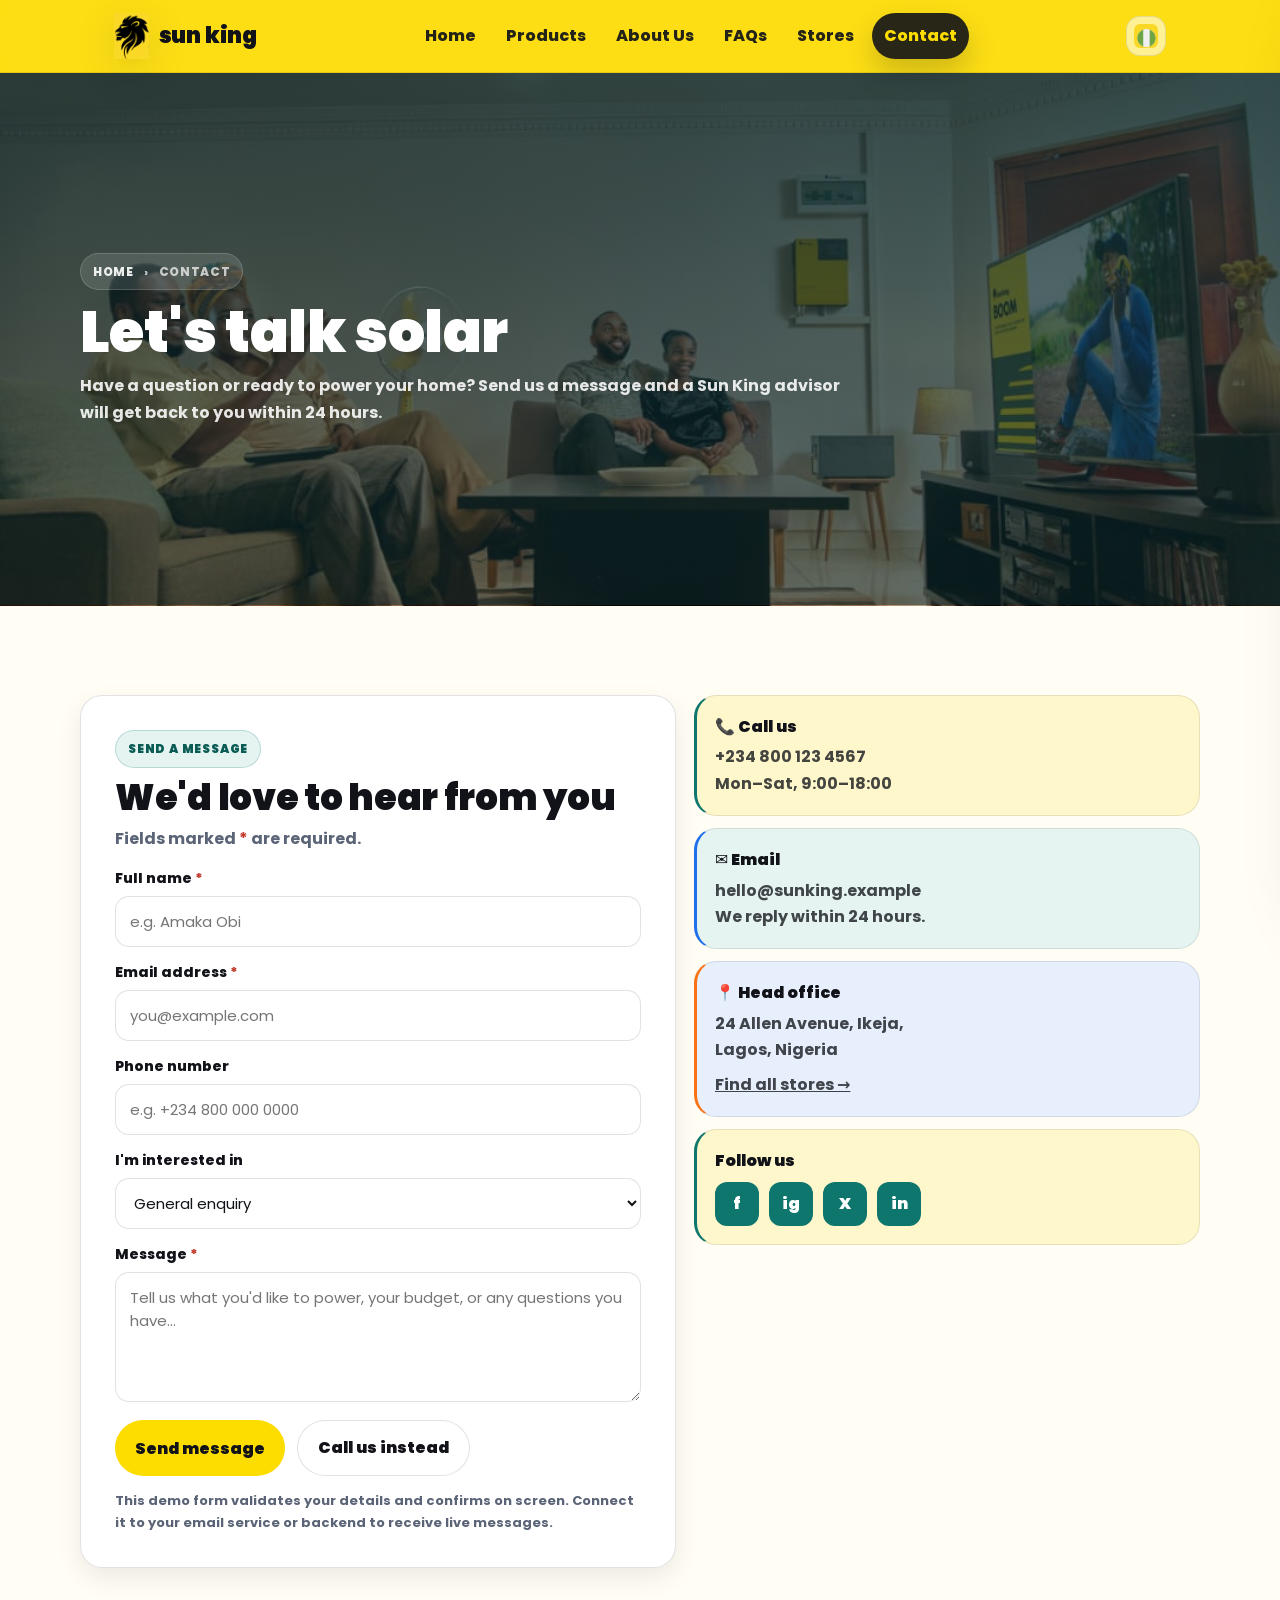
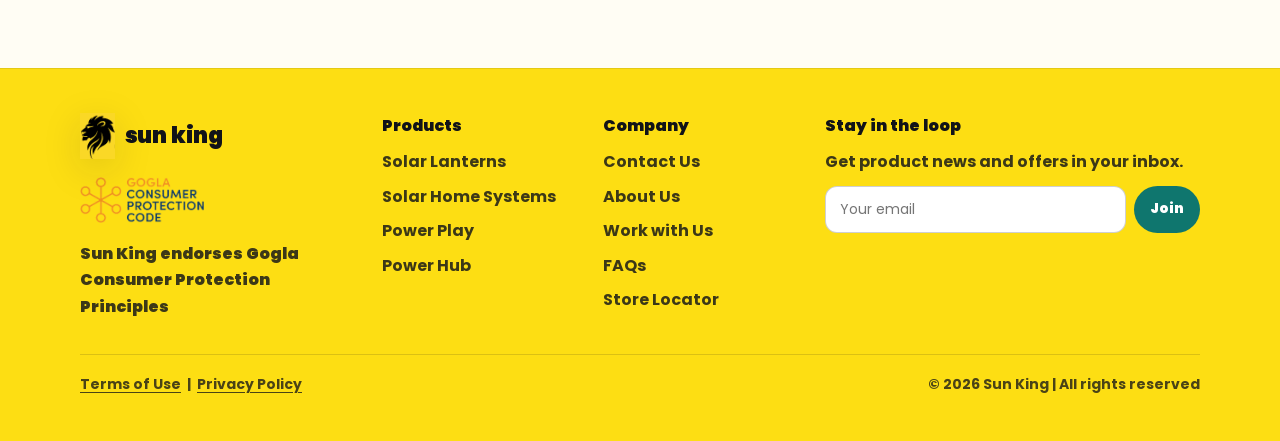
<file: contact.html>
<!DOCTYPE html>
<html lang="en">
<head>
  <meta charset="UTF-8" />
  <meta name="viewport" content="width=device-width, initial-scale=1.0" />
  <title>Contact Us | Sun King</title>
  <link rel="icon" href="images/lion-icon.png.png" />
  <meta name="description" content="Get in touch with Sun King. Speak to a solar advisor, request a quote, or ask about installation, payments and support." />

  <link rel="preconnect" href="https://fonts.googleapis.com" />
  <link rel="preconnect" href="https://fonts.gstatic.com" crossorigin />
  <link href="https://fonts.googleapis.com/css2?family=Poppins:wght@400;600;800;900&display=swap" rel="stylesheet" />
  <link rel="stylesheet" href="assets/css/styles.css" />
</head>
<body>
  <a class="skip-link" href="#main">Skip to content</a>

  <header>
    <div class="navbar">
      <a class="logo-container" href="index.html" aria-label="Sun King Home">
        <img src="images/lion-icon.png.png" alt="Sun King Logo" class="logo-icon" />
        <span class="logo-text">sun king</span>
      </a>
      <nav class="nav-links" aria-label="Primary">
        <a href="index.html">Home</a>
        <a href="products.html">Products</a>
        <a href="about.html">About Us</a>
        <a href="faqs.html">FAQs</a>
        <a href="store-locator.html">Stores</a>
        <a href="contact.html" class="active">Contact</a>
      </nav>
      <div class="nav-right">
        <img src="images/nigeria-flag.png" alt="Nigeria Flag" class="flag-icon" />
        <button class="icon-btn menu-toggle" id="menuBtn" type="button" aria-label="Open menu" aria-expanded="false" aria-controls="drawer">
          <span class="hamburger" aria-hidden="true"><span></span><span></span><span></span></span>
        </button>
      </div>
    </div>
  </header>

  <div class="backdrop" id="backdrop" hidden></div>
  <aside class="drawer" id="drawer" hidden role="dialog" aria-modal="true" aria-label="Mobile menu">
    <div class="drawer-head">
      <div class="logo-container"><img src="images/lion-icon.png.png" alt="" class="logo-icon" /><span class="logo-text">sun king</span></div>
      <button class="icon-btn" id="closeBtn" type="button" aria-label="Close menu">✕</button>
    </div>
    <nav class="drawer-nav" aria-label="Mobile">
      <a href="index.html">Home</a>
      <a href="products.html">Products</a>
      <a href="about.html">About Us</a>
      <a href="faqs.html">FAQs</a>
      <a href="store-locator.html">Store Locator</a>
      <a href="careers.html">Work With Us</a>
      <a href="contact.html" class="active">Contact</a>
    </nav>
    <div class="drawer-cta">
      <a class="btn primary sm" href="products.html">Explore products</a>
    </div>
  </aside>

  <main id="main">
    <section class="page-hero" aria-label="Contact hero">
      <div class="container inner" data-animate>
        <div class="breadcrumb"><a href="index.html">Home</a><span>›</span><span>Contact</span></div>
        <h1>Let's talk solar</h1>
        <p>Have a question or ready to power your home? Send us a message and a Sun King advisor will get back to you within 24 hours.</p>
      </div>
    </section>

    <section aria-label="Contact form and details">
      <div class="container">
        <div class="contact-grid">
          <div class="panel" data-animate>
            <div class="section-head" style="margin-bottom: 14px;">
              <span class="kicker">Send a message</span>
              <h2>We'd love to hear from you</h2>
              <p>Fields marked <span style="color:var(--danger)">*</span> are required.</p>
            </div>

            <form class="form" id="contactForm" novalidate>
              <div class="field">
                <label for="name">Full name <span class="req">*</span></label>
                <input type="text" id="name" name="name" autocomplete="name" data-validate="name" placeholder="e.g. Amaka Obi" required />
                <span class="err">Please enter your name (at least 2 characters).</span>
              </div>

              <div class="field">
                <label for="email">Email address <span class="req">*</span></label>
                <input type="email" id="email" name="email" autocomplete="email" data-validate="email" placeholder="you@example.com" required />
                <span class="err">Please enter a valid email address.</span>
              </div>

              <div class="field">
                <label for="phone">Phone number</label>
                <input type="tel" id="phone" name="phone" autocomplete="tel" data-validate="phone" placeholder="e.g. +234 800 000 0000" />
                <span class="err">Please enter a valid phone number.</span>
              </div>

              <div class="field">
                <label for="subject">I'm interested in</label>
                <select id="subject" name="subject">
                  <option value="General enquiry">General enquiry</option>
                  <option value="Solar Lanterns">Solar Lanterns</option>
                  <option value="Solar Home Systems">Solar Home Systems</option>
                  <option value="Power Play">Power Play</option>
                  <option value="Power Hub / Inverter">Power Hub / Inverter</option>
                  <option value="Payment plans">Payment plans</option>
                  <option value="Careers">Careers</option>
                  <option value="Support">Support</option>
                </select>
              </div>

              <div class="field">
                <label for="message">Message <span class="req">*</span></label>
                <textarea id="message" name="message" data-validate="message" placeholder="Tell us what you'd like to power, your budget, or any questions you have…" required></textarea>
                <span class="err">Please enter a message (at least 10 characters).</span>
              </div>

              <div class="form-status" id="formStatus" role="status" aria-live="polite"></div>

              <div class="btn-row" style="margin-top: 4px;">
                <button class="btn primary" type="submit">Send message</button>
                <a class="btn ghost" href="tel:+2348001234567">Call us instead</a>
              </div>
              <p class="form-note">This demo form validates your details and confirms on screen. Connect it to your email service or backend to receive live messages.</p>
            </form>
          </div>

          <aside class="contact-info" data-animate data-delay="1">
            <div class="info-card">
              <h4>📞 Call us</h4>
              <p><a href="tel:+2348001234567">+234 800 123 4567</a><br>Mon–Sat, 9:00–18:00</p>
            </div>
            <div class="info-card">
              <h4>✉️ Email</h4>
              <p><a href="mailto:hello@sunking.example">hello@sunking.example</a><br>We reply within 24 hours.</p>
            </div>
            <div class="info-card">
              <h4>📍 Head office</h4>
              <p>24 Allen Avenue, Ikeja,<br>Lagos, Nigeria</p>
              <p style="margin-top:8px;"><a href="store-locator.html" style="text-decoration:underline;">Find all stores →</a></p>
            </div>
            <div class="info-card">
              <h4>Follow us</h4>
              <div class="socials" style="margin-top: 8px;">
                <a href="#" aria-label="Facebook">f</a>
                <a href="#" aria-label="Instagram">ig</a>
                <a href="#" aria-label="X / Twitter">X</a>
                <a href="#" aria-label="LinkedIn">in</a>
              </div>
            </div>
          </aside>
        </div>
      </div>
    </section>
  </main>

  <footer>
    <div class="container" data-animate>
      <div class="footer-grid">
        <div>
          <div class="logo-container"><img src="images/lion-icon.png.png" alt="Sun King Logo" class="logo-icon" /><span class="logo-text">sun king</span></div>
          <div class="goglaimg" role="img" aria-label="Gogla logo"></div>
          <p style="font-weight:900;">Sun King endorses Gogla Consumer Protection Principles</p>
        </div>
        <div>
          <h4>Products</h4>
          <a href="products.html#lanterns">Solar Lanterns</a>
          <a href="products.html#home-systems">Solar Home Systems</a>
          <a href="products.html#power-play">Power Play</a>
          <a href="products.html#power-hub">Power Hub</a>
        </div>
        <div>
          <h4>Company</h4>
          <a href="contact.html">Contact Us</a>
          <a href="about.html">About Us</a>
          <a href="careers.html">Work with Us</a>
          <a href="faqs.html">FAQs</a>
          <a href="store-locator.html">Store Locator</a>
        </div>
        <div>
          <h4>Stay in the loop</h4>
          <p style="margin-top:0;">Get product news and offers in your inbox.</p>
          <form class="foot-news" data-newsletter aria-label="Newsletter signup">
            <input type="email" placeholder="Your email" aria-label="Email address" required />
            <button class="mini-btn" type="submit">Join</button>
          </form>
          <p data-newsletter-msg style="min-height: 18px; font-size: 13px; margin-top: 8px;"></p>
        </div>
      </div>
      <div class="fineprint">
        <div><a href="#" style="text-decoration:underline; text-underline-offset:3px;">Terms of Use</a> &nbsp;|&nbsp; <a href="#" style="text-decoration:underline; text-underline-offset:3px;">Privacy Policy</a></div>
        <div>&copy; <span data-year>2025</span> Sun King | All rights reserved</div>
      </div>
    </div>
  </footer>

  <button class="to-top" id="toTop" type="button" aria-label="Back to top">↑</button>
  <script src="assets/js/main.js"></script>
  <script>
    // Pre-fill subject/message when arriving from a "Apply now" or product link (?role= / ?subject=)
    (function () {
      var params = new URLSearchParams(window.location.search);
      var role = params.get('role');
      var subject = params.get('subject');
      var subjectEl = document.getElementById('subject');
      var messageEl = document.getElementById('message');
      if (role && subjectEl) {
        // Select "Careers" and prefill the message with the role
        for (var i = 0; i < subjectEl.options.length; i++) {
          if (subjectEl.options[i].value === 'Careers') { subjectEl.selectedIndex = i; break; }
        }
        if (messageEl) messageEl.value = 'I would like to apply for the ' + role + ' position. Please find my details below:\n\n';
      } else if (subject && subjectEl) {
        for (var j = 0; j < subjectEl.options.length; j++) {
          if (subjectEl.options[j].value === subject) { subjectEl.selectedIndex = j; break; }
        }
      }
    })();
  </script>
</body>
</html>
</file>
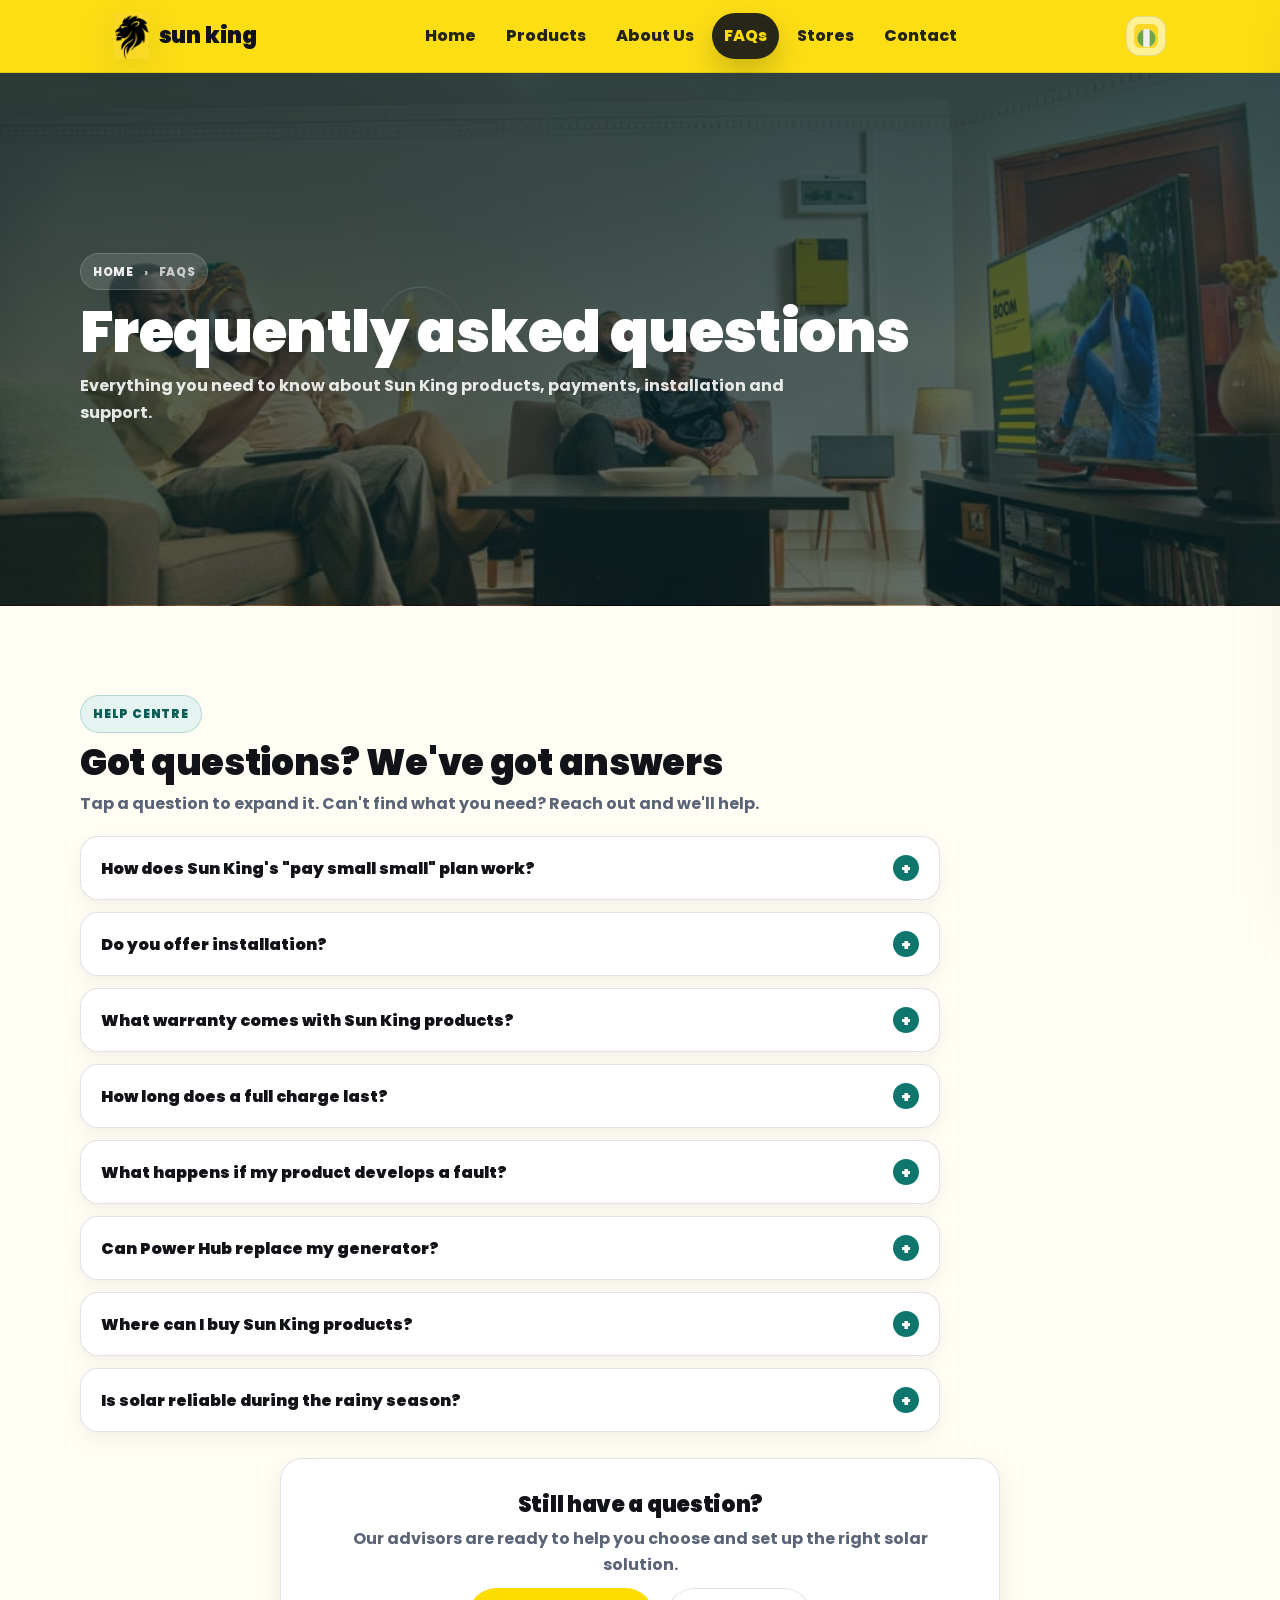
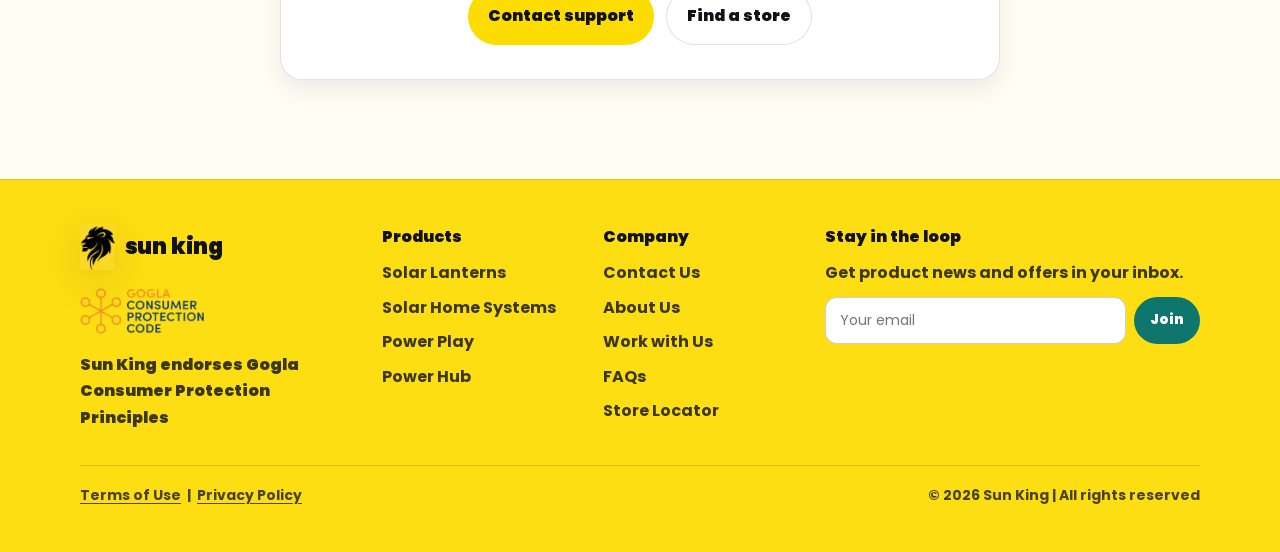
<file: faqs.html>
<!DOCTYPE html>
<html lang="en">
<head>
  <meta charset="UTF-8" />
  <meta name="viewport" content="width=device-width, initial-scale=1.0" />
  <title>FAQs | Sun King</title>
  <link rel="icon" href="images/lion-icon.png.png" />
  <meta name="description" content="Frequently asked questions about Sun King solar products, pay-as-you-go plans, installation, warranty and support in Nigeria." />

  <link rel="preconnect" href="https://fonts.googleapis.com" />
  <link rel="preconnect" href="https://fonts.gstatic.com" crossorigin />
  <link href="https://fonts.googleapis.com/css2?family=Poppins:wght@400;600;800;900&display=swap" rel="stylesheet" />
  <link rel="stylesheet" href="assets/css/styles.css" />
</head>
<body>
  <a class="skip-link" href="#main">Skip to content</a>

  <header>
    <div class="navbar">
      <a class="logo-container" href="index.html" aria-label="Sun King Home">
        <img src="images/lion-icon.png.png" alt="Sun King Logo" class="logo-icon" />
        <span class="logo-text">sun king</span>
      </a>
      <nav class="nav-links" aria-label="Primary">
        <a href="index.html">Home</a>
        <a href="products.html">Products</a>
        <a href="about.html">About Us</a>
        <a href="faqs.html" class="active">FAQs</a>
        <a href="store-locator.html">Stores</a>
        <a href="contact.html">Contact</a>
      </nav>
      <div class="nav-right">
        <img src="images/nigeria-flag.png" alt="Nigeria Flag" class="flag-icon" />
        <button class="icon-btn menu-toggle" id="menuBtn" type="button" aria-label="Open menu" aria-expanded="false" aria-controls="drawer">
          <span class="hamburger" aria-hidden="true"><span></span><span></span><span></span></span>
        </button>
      </div>
    </div>
  </header>

  <div class="backdrop" id="backdrop" hidden></div>
  <aside class="drawer" id="drawer" hidden role="dialog" aria-modal="true" aria-label="Mobile menu">
    <div class="drawer-head">
      <div class="logo-container"><img src="images/lion-icon.png.png" alt="" class="logo-icon" /><span class="logo-text">sun king</span></div>
      <button class="icon-btn" id="closeBtn" type="button" aria-label="Close menu">✕</button>
    </div>
    <nav class="drawer-nav" aria-label="Mobile">
      <a href="index.html">Home</a>
      <a href="products.html">Products</a>
      <a href="about.html">About Us</a>
      <a href="faqs.html" class="active">FAQs</a>
      <a href="store-locator.html">Store Locator</a>
      <a href="careers.html">Work With Us</a>
      <a href="contact.html">Contact</a>
    </nav>
    <div class="drawer-cta">
      <a class="btn primary sm" href="contact.html">Talk to an advisor</a>
    </div>
  </aside>

  <main id="main">
    <section class="page-hero" aria-label="FAQ hero">
      <div class="container inner" data-animate>
        <div class="breadcrumb"><a href="index.html">Home</a><span>›</span><span>FAQs</span></div>
        <h1>Frequently asked questions</h1>
        <p>Everything you need to know about Sun King products, payments, installation and support.</p>
      </div>
    </section>

    <section aria-label="FAQ list">
      <div class="container">
        <div class="section-head" data-animate>
          <span class="kicker">Help centre</span>
          <h2>Got questions? We've got answers</h2>
          <p>Tap a question to expand it. Can't find what you need? Reach out and we'll help.</p>
        </div>

        <div class="faq-list">
          <div class="faq" data-animate>
            <button class="faq-q" type="button">How does Sun King's "pay small small" plan work?<span class="chev" aria-hidden="true">+</span></button>
            <div class="faq-a"><div class="faq-a-inner">You make a small deposit, then pay off the balance in affordable daily, weekly or monthly instalments using your phone. Once fully paid, the product is yours to keep with no further charges.</div></div>
          </div>
          <div class="faq" data-animate>
            <button class="faq-q" type="button">Do you offer installation?<span class="chev" aria-hidden="true">+</span></button>
            <div class="faq-a"><div class="faq-a-inner">Yes. Lanterns and portable systems are plug-and-play, while home systems and Power Hub inverters include professional installation by trained Sun King technicians.</div></div>
          </div>
          <div class="faq" data-animate>
            <button class="faq-q" type="button">What warranty comes with Sun King products?<span class="chev" aria-hidden="true">+</span></button>
            <div class="faq-a"><div class="faq-a-inner">Most products come with a 2-year warranty covering manufacturing defects. Larger inverter systems may include extended coverage — details are confirmed at purchase.</div></div>
          </div>
          <div class="faq" data-animate>
            <button class="faq-q" type="button">How long does a full charge last?<span class="chev" aria-hidden="true">+</span></button>
            <div class="faq-a"><div class="faq-a-inner">It depends on the product and how you use it. A lantern can provide up to 24 hours of light on a single charge, while home systems are sized to power lights, TVs and fans through the evening and overnight.</div></div>
          </div>
          <div class="faq" data-animate>
            <button class="faq-q" type="button">What happens if my product develops a fault?<span class="chev" aria-hidden="true">+</span></button>
            <div class="faq-a"><div class="faq-a-inner">Contact our support team or visit your nearest store. If the issue is covered by warranty, we'll repair or replace the unit. Our after-sales team is here to help throughout the life of your product.</div></div>
          </div>
          <div class="faq" data-animate>
            <button class="faq-q" type="button">Can Power Hub replace my generator?<span class="chev" aria-hidden="true">+</span></button>
            <div class="faq-a"><div class="faq-a-inner">Yes — Power Hub is a silent, fuel-free AC solar inverter system. After a quick site survey, we size a system that can run your fridge, fans, TV, laptops and lighting without noise, fumes or fuel costs.</div></div>
          </div>
          <div class="faq" data-animate>
            <button class="faq-q" type="button">Where can I buy Sun King products?<span class="chev" aria-hidden="true">+</span></button>
            <div class="faq-a"><div class="faq-a-inner">You can buy from any authorised Sun King store or agent nationwide. Use our <a href="store-locator.html" style="text-decoration:underline;">Store Locator</a> to find the outlet closest to you, or <a href="contact.html" style="text-decoration:underline;">contact us</a> for guidance.</div></div>
          </div>
          <div class="faq" data-animate>
            <button class="faq-q" type="button">Is solar reliable during the rainy season?<span class="chev" aria-hidden="true">+</span></button>
            <div class="faq-a"><div class="faq-a-inner">Yes. Sun King systems store energy in efficient batteries, so they keep working through cloudy days and rain. Systems are sized with extra capacity to cover periods of lower sunlight.</div></div>
          </div>
        </div>

        <div class="panel center" style="max-width: 720px; margin: 26px auto 0;" data-animate>
          <div class="section-head center" style="margin-bottom: 10px;">
            <h2 style="font-size: var(--fs-h3);">Still have a question?</h2>
            <p>Our advisors are ready to help you choose and set up the right solar solution.</p>
          </div>
          <div class="btn-row" style="justify-content:center;">
            <a class="btn primary" href="contact.html">Contact support</a>
            <a class="btn ghost" href="store-locator.html">Find a store</a>
          </div>
        </div>
      </div>
    </section>
  </main>

  <footer>
    <div class="container" data-animate>
      <div class="footer-grid">
        <div>
          <div class="logo-container"><img src="images/lion-icon.png.png" alt="Sun King Logo" class="logo-icon" /><span class="logo-text">sun king</span></div>
          <div class="goglaimg" role="img" aria-label="Gogla logo"></div>
          <p style="font-weight:900;">Sun King endorses Gogla Consumer Protection Principles</p>
        </div>
        <div>
          <h4>Products</h4>
          <a href="products.html#lanterns">Solar Lanterns</a>
          <a href="products.html#home-systems">Solar Home Systems</a>
          <a href="products.html#power-play">Power Play</a>
          <a href="products.html#power-hub">Power Hub</a>
        </div>
        <div>
          <h4>Company</h4>
          <a href="contact.html">Contact Us</a>
          <a href="about.html">About Us</a>
          <a href="careers.html">Work with Us</a>
          <a href="faqs.html">FAQs</a>
          <a href="store-locator.html">Store Locator</a>
        </div>
        <div>
          <h4>Stay in the loop</h4>
          <p style="margin-top:0;">Get product news and offers in your inbox.</p>
          <form class="foot-news" data-newsletter aria-label="Newsletter signup">
            <input type="email" placeholder="Your email" aria-label="Email address" required />
            <button class="mini-btn" type="submit">Join</button>
          </form>
          <p data-newsletter-msg style="min-height: 18px; font-size: 13px; margin-top: 8px;"></p>
        </div>
      </div>
      <div class="fineprint">
        <div><a href="#" style="text-decoration:underline; text-underline-offset:3px;">Terms of Use</a> &nbsp;|&nbsp; <a href="#" style="text-decoration:underline; text-underline-offset:3px;">Privacy Policy</a></div>
        <div>&copy; <span data-year>2025</span> Sun King | All rights reserved</div>
      </div>
    </div>
  </footer>

  <button class="to-top" id="toTop" type="button" aria-label="Back to top">↑</button>
  <script src="assets/js/main.js"></script>
</body>
</html>
</file>
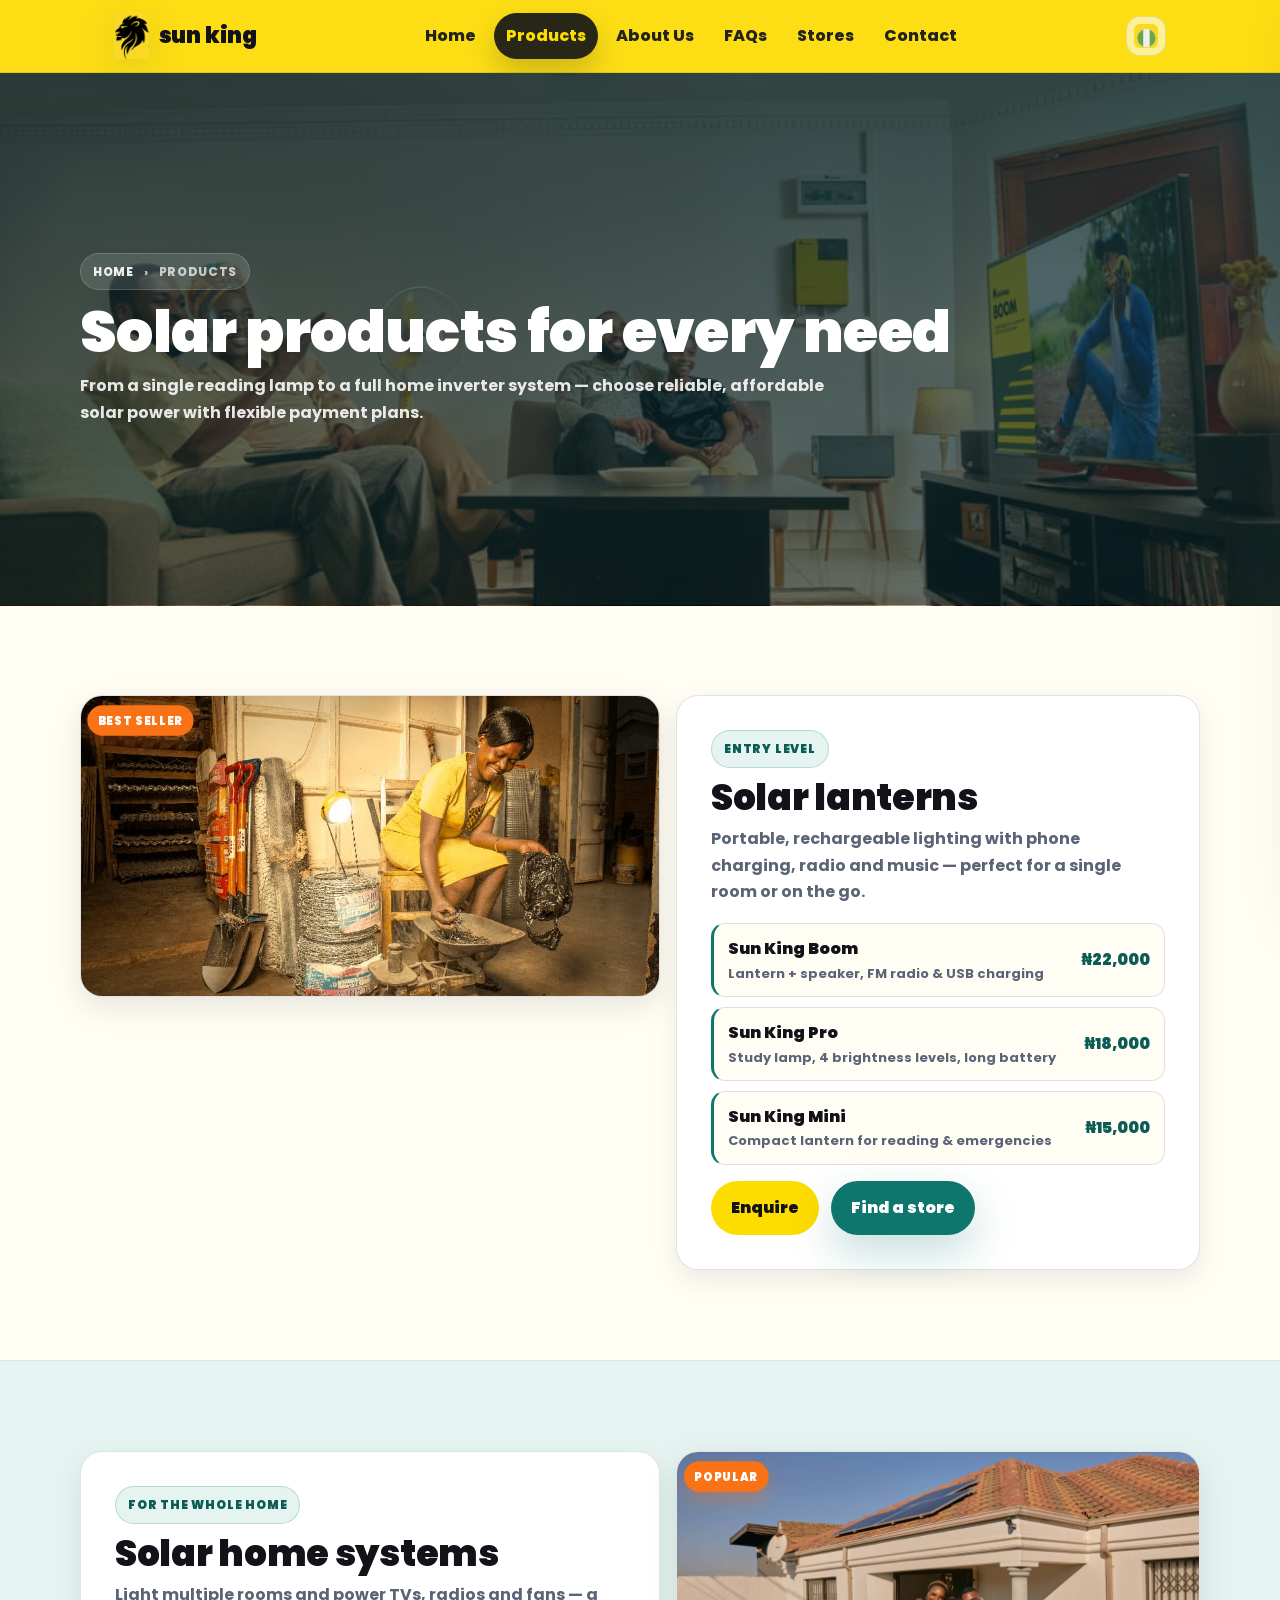
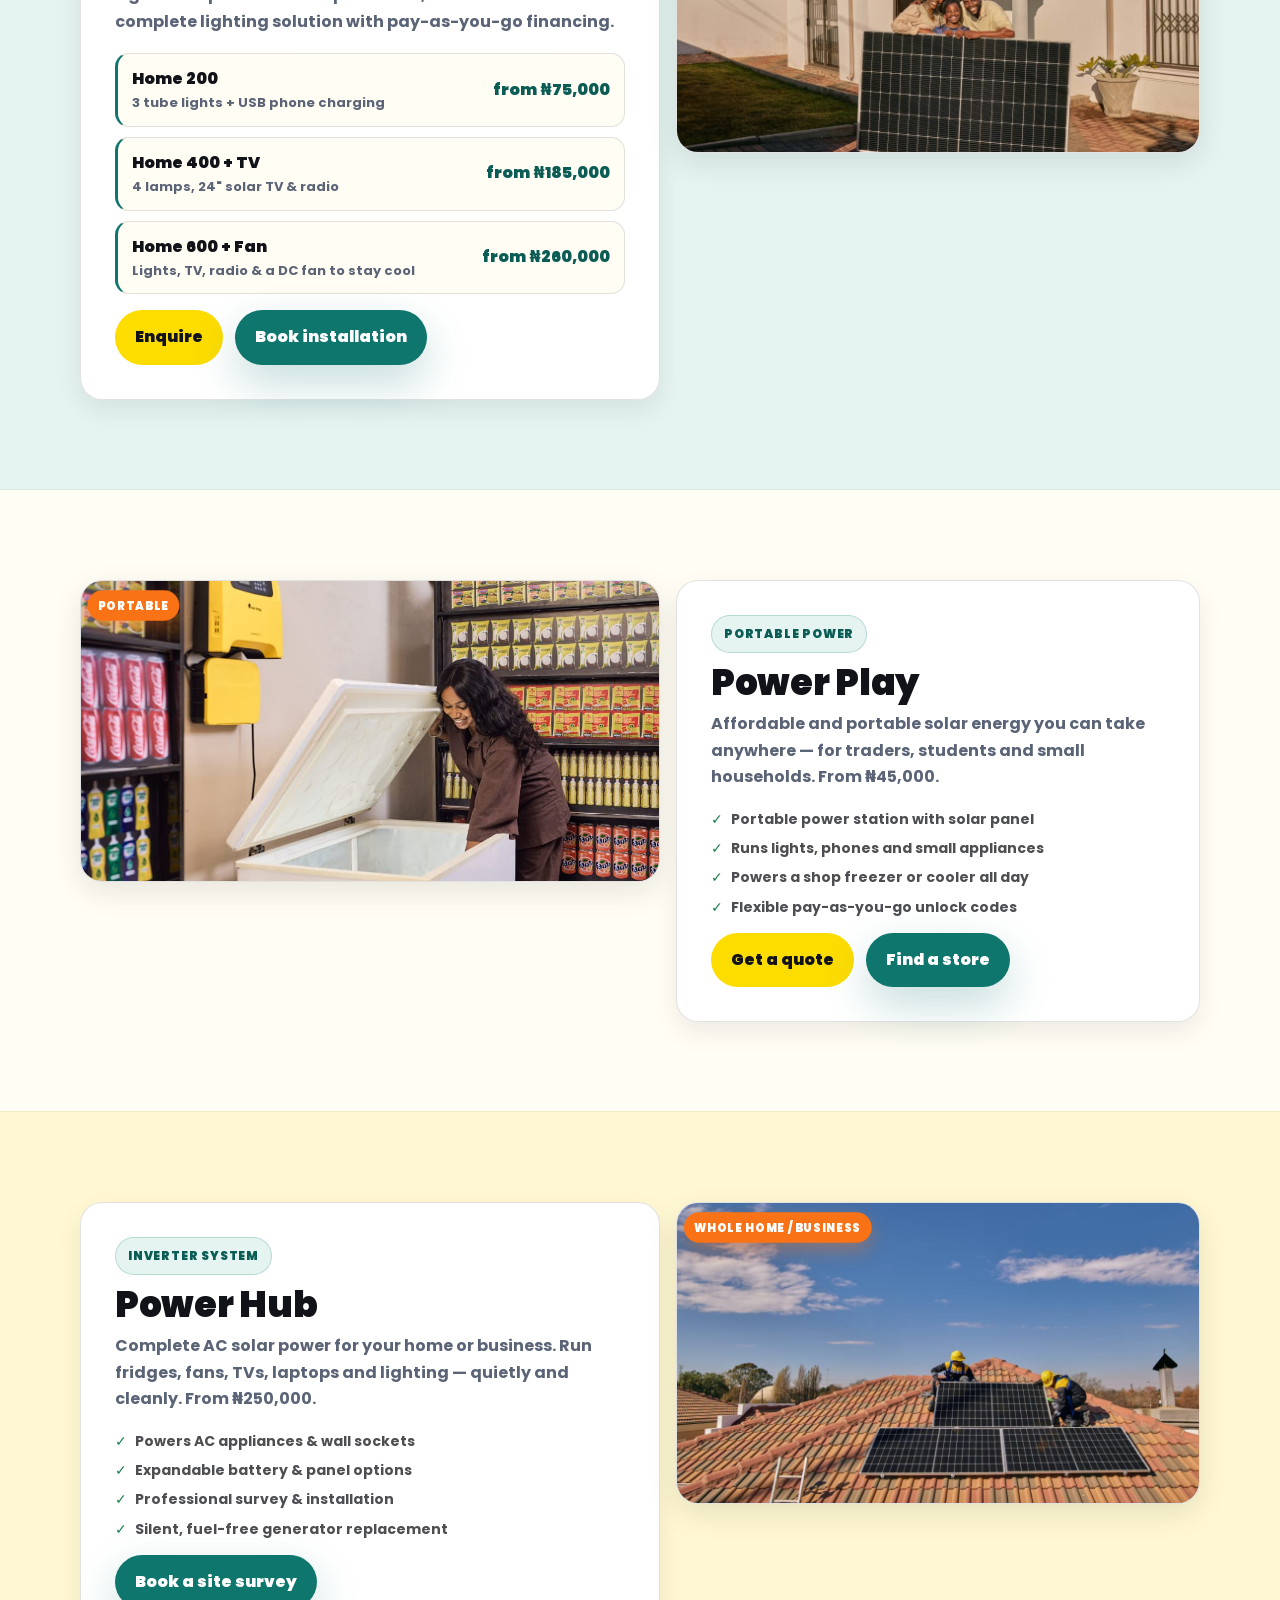
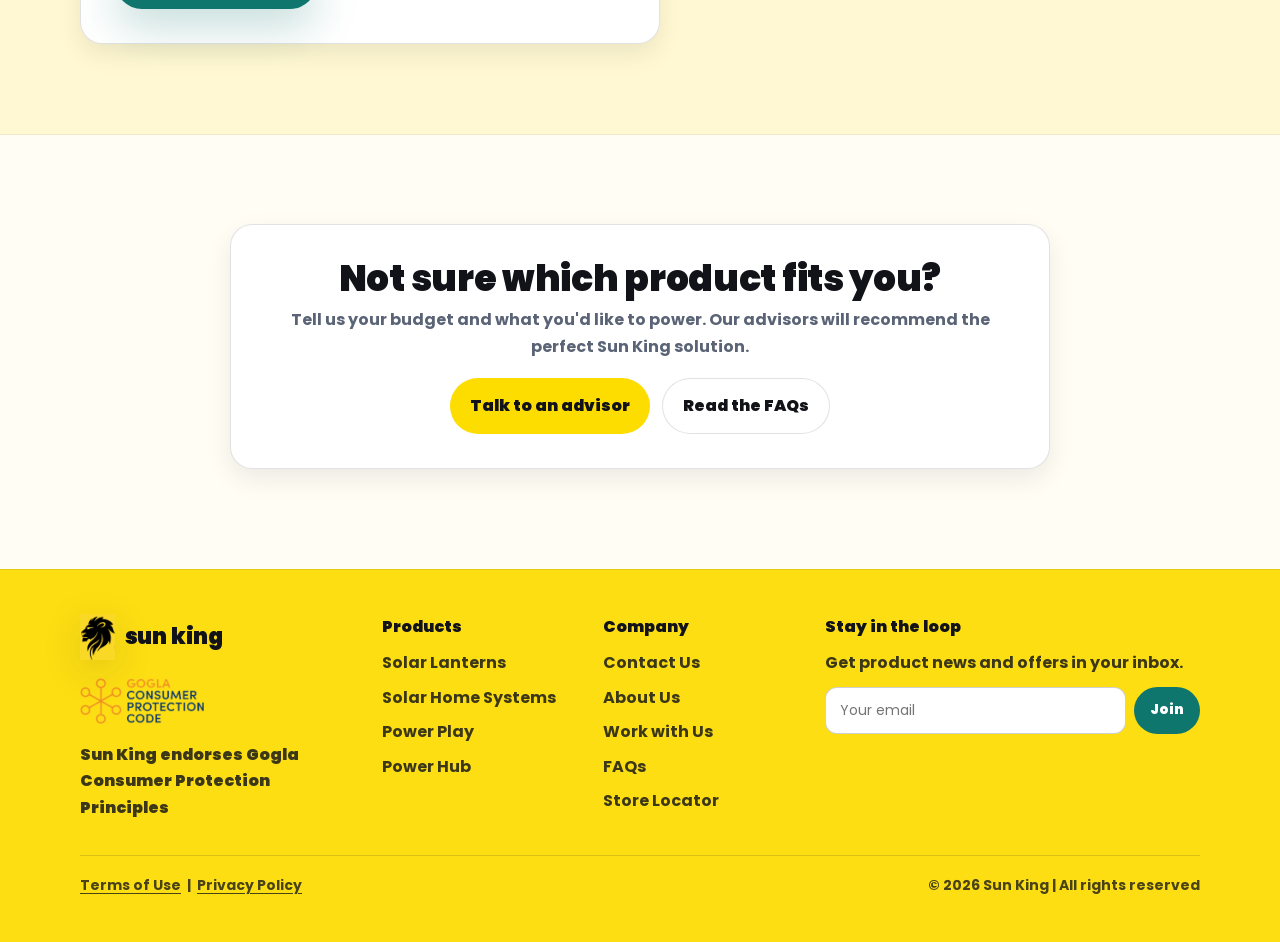
<file: products.html>
<!DOCTYPE html>
<html lang="en">
<head>
  <meta charset="UTF-8" />
  <meta name="viewport" content="width=device-width, initial-scale=1.0" />
  <title>Products | Sun King Solar Solutions</title>
  <link rel="icon" href="images/lion-icon.png.png" />
  <meta name="description" content="Browse Sun King solar products — solar lanterns, solar home systems, Power Play and Power Hub. Reliable, affordable solar energy for Nigeria." />

  <link rel="preconnect" href="https://fonts.googleapis.com" />
  <link rel="preconnect" href="https://fonts.gstatic.com" crossorigin />
  <link href="https://fonts.googleapis.com/css2?family=Poppins:wght@400;600;800;900&display=swap" rel="stylesheet" />
  <link rel="stylesheet" href="assets/css/styles.css" />
</head>
<body>
  <a class="skip-link" href="#main">Skip to content</a>

  <header>
    <div class="navbar">
      <a class="logo-container" href="index.html" aria-label="Sun King Home">
        <img src="images/lion-icon.png.png" alt="Sun King Logo" class="logo-icon" />
        <span class="logo-text">sun king</span>
      </a>
      <nav class="nav-links" aria-label="Primary">
        <a href="index.html">Home</a>
        <a href="products.html" class="active">Products</a>
        <a href="about.html">About Us</a>
        <a href="faqs.html">FAQs</a>
        <a href="store-locator.html">Stores</a>
        <a href="contact.html">Contact</a>
      </nav>
      <div class="nav-right">
        <img src="images/nigeria-flag.png" alt="Nigeria Flag" class="flag-icon" />
        <button class="icon-btn menu-toggle" id="menuBtn" type="button" aria-label="Open menu" aria-expanded="false" aria-controls="drawer">
          <span class="hamburger" aria-hidden="true"><span></span><span></span><span></span></span>
        </button>
      </div>
    </div>
  </header>

  <div class="backdrop" id="backdrop" hidden></div>
  <aside class="drawer" id="drawer" hidden role="dialog" aria-modal="true" aria-label="Mobile menu">
    <div class="drawer-head">
      <div class="logo-container"><img src="images/lion-icon.png.png" alt="" class="logo-icon" /><span class="logo-text">sun king</span></div>
      <button class="icon-btn" id="closeBtn" type="button" aria-label="Close menu">✕</button>
    </div>
    <nav class="drawer-nav" aria-label="Mobile">
      <a href="index.html">Home</a>
      <a href="products.html" class="active">Products</a>
      <a href="about.html">About Us</a>
      <a href="faqs.html">FAQs</a>
      <a href="store-locator.html">Store Locator</a>
      <a href="careers.html">Work With Us</a>
      <a href="contact.html">Contact</a>
    </nav>
    <div class="drawer-cta">
      <a class="btn primary sm" href="contact.html">Talk to an advisor</a>
    </div>
  </aside>

  <main id="main">
    <!-- HERO -->
    <section class="page-hero" aria-label="Products hero">
      <div class="container inner" data-animate>
        <div class="breadcrumb"><a href="index.html">Home</a><span>›</span><span>Products</span></div>
        <h1>Solar products for every need</h1>
        <p>From a single reading lamp to a full home inverter system — choose reliable, affordable solar power with flexible payment plans.</p>
      </div>
    </section>

    <!-- SOLAR LANTERNS -->
    <section id="lanterns" aria-label="Solar lanterns">
      <div class="container">
        <div class="grid-2">
          <div class="card" data-animate>
            <div class="card-media feature-media" style="background-image:url('images/lantern.jpeg')"><span class="card-tag">Best seller</span></div>
          </div>
          <div class="panel" data-animate data-delay="1">
            <div class="section-head">
              <span class="kicker">Entry level</span>
              <h2>Solar lanterns</h2>
              <p>Portable, rechargeable lighting with phone charging, radio and music — perfect for a single room or on the go.</p>
            </div>
            <div class="variants">
              <div class="variant"><span class="v-name">Sun King Boom<small>Lantern + speaker, FM radio &amp; USB charging</small></span><span class="v-price">₦22,000</span></div>
              <div class="variant"><span class="v-name">Sun King Pro<small>Study lamp, 4 brightness levels, long battery</small></span><span class="v-price">₦18,000</span></div>
              <div class="variant"><span class="v-name">Sun King Mini<small>Compact lantern for reading &amp; emergencies</small></span><span class="v-price">₦15,000</span></div>
            </div>
            <div class="btn-row"><a class="btn primary" href="contact.html?subject=Solar%20Lanterns">Enquire</a><a class="btn accent" href="store-locator.html">Find a store</a></div>
          </div>
        </div>
      </div>
    </section>

    <!-- SOLAR HOME SYSTEMS -->
    <section id="home-systems" class="tint-band teal" aria-label="Solar home systems">
      <div class="container">
        <div class="grid-2">
          <div class="panel" data-animate>
            <div class="section-head">
              <span class="kicker">For the whole home</span>
              <h2>Solar home systems</h2>
              <p>Light multiple rooms and power TVs, radios and fans — a complete lighting solution with pay-as-you-go financing.</p>
            </div>
            <div class="variants">
              <div class="variant"><span class="v-name">Home 200<small>3 tube lights + USB phone charging</small></span><span class="v-price">from ₦75,000</span></div>
              <div class="variant"><span class="v-name">Home 400 + TV<small>4 lamps, 24" solar TV &amp; radio</small></span><span class="v-price">from ₦185,000</span></div>
              <div class="variant"><span class="v-name">Home 600 + Fan<small>Lights, TV, radio &amp; a DC fan to stay cool</small></span><span class="v-price">from ₦260,000</span></div>
            </div>
            <div class="btn-row"><a class="btn primary" href="contact.html?subject=Solar%20Home%20Systems">Enquire</a><a class="btn accent" href="contact.html">Book installation</a></div>
          </div>
          <div class="card" data-animate data-delay="1">
            <div class="card-media feature-media" style="background-image:url('images/solar home.jpeg')"><span class="card-tag">Popular</span></div>
          </div>
        </div>
      </div>
    </section>

    <!-- POWER PLAY -->
    <section id="power-play" aria-label="Power Play">
      <div class="container">
        <div class="grid-2">
          <div class="card" data-animate>
            <div class="card-media feature-media" style="background-image:url('images/power play.jpeg')"><span class="card-tag">Portable</span></div>
          </div>
          <div class="panel" data-animate data-delay="1">
            <div class="section-head">
              <span class="kicker">Portable power</span>
              <h2>Power Play</h2>
              <p>Affordable and portable solar energy you can take anywhere — for traders, students and small households. From <strong>₦45,000</strong>.</p>
            </div>
            <ul class="card-feats" style="margin-bottom: 14px;">
              <li>Portable power station with solar panel</li>
              <li>Runs lights, phones and small appliances</li>
              <li>Powers a shop freezer or cooler all day</li>
              <li>Flexible pay-as-you-go unlock codes</li>
            </ul>
            <div class="btn-row"><a class="btn primary" href="contact.html?subject=Power%20Play">Get a quote</a><a class="btn accent" href="store-locator.html">Find a store</a></div>
          </div>
        </div>
      </div>
    </section>

    <!-- POWER HUB -->
    <section id="power-hub" class="tint-band" aria-label="Power Hub">
      <div class="container">
        <div class="grid-2">
          <div class="panel" data-animate>
            <div class="section-head">
              <span class="kicker">Inverter system</span>
              <h2>Power Hub</h2>
              <p>Complete AC solar power for your home or business. Run fridges, fans, TVs, laptops and lighting — quietly and cleanly. From <strong>₦250,000</strong>.</p>
            </div>
            <ul class="card-feats" style="margin-bottom: 14px;">
              <li>Powers AC appliances &amp; wall sockets</li>
              <li>Expandable battery &amp; panel options</li>
              <li>Professional survey &amp; installation</li>
              <li>Silent, fuel-free generator replacement</li>
            </ul>
            <div class="btn-row"><a class="btn accent" href="contact.html?subject=Power%20Hub%20%2F%20Inverter">Book a site survey</a></div>
          </div>
          <div class="card" data-animate data-delay="1">
            <div class="card-media feature-media" style="background-image:url('images/powerhub.jpeg')"><span class="card-tag">Whole home / business</span></div>
          </div>
        </div>
      </div>
    </section>

    <!-- CTA -->
    <section aria-label="Help choosing">
      <div class="container center">
        <div class="panel" style="max-width: 820px; margin: 0 auto;" data-animate>
          <div class="section-head center">
            <h2>Not sure which product fits you?</h2>
            <p>Tell us your budget and what you'd like to power. Our advisors will recommend the perfect Sun King solution.</p>
          </div>
          <div class="btn-row" style="justify-content:center;">
            <a class="btn primary" href="contact.html">Talk to an advisor</a>
            <a class="btn ghost" href="faqs.html">Read the FAQs</a>
          </div>
        </div>
      </div>
    </section>
  </main>

  <footer>
    <div class="container" data-animate>
      <div class="footer-grid">
        <div>
          <div class="logo-container"><img src="images/lion-icon.png.png" alt="Sun King Logo" class="logo-icon" /><span class="logo-text">sun king</span></div>
          <div class="goglaimg" role="img" aria-label="Gogla logo"></div>
          <p style="font-weight:900;">Sun King endorses Gogla Consumer Protection Principles</p>
        </div>
        <div>
          <h4>Products</h4>
          <a href="products.html#lanterns">Solar Lanterns</a>
          <a href="products.html#home-systems">Solar Home Systems</a>
          <a href="products.html#power-play">Power Play</a>
          <a href="products.html#power-hub">Power Hub</a>
        </div>
        <div>
          <h4>Company</h4>
          <a href="contact.html">Contact Us</a>
          <a href="about.html">About Us</a>
          <a href="careers.html">Work with Us</a>
          <a href="faqs.html">FAQs</a>
          <a href="store-locator.html">Store Locator</a>
        </div>
        <div>
          <h4>Stay in the loop</h4>
          <p style="margin-top:0;">Get product news and offers in your inbox.</p>
          <form class="foot-news" data-newsletter aria-label="Newsletter signup">
            <input type="email" placeholder="Your email" aria-label="Email address" required />
            <button class="mini-btn" type="submit">Join</button>
          </form>
          <p data-newsletter-msg style="min-height: 18px; font-size: 13px; margin-top: 8px;"></p>
        </div>
      </div>
      <div class="fineprint">
        <div><a href="#" style="text-decoration:underline; text-underline-offset:3px;">Terms of Use</a> &nbsp;|&nbsp; <a href="#" style="text-decoration:underline; text-underline-offset:3px;">Privacy Policy</a></div>
        <div>&copy; <span data-year>2025</span> Sun King | All rights reserved</div>
      </div>
    </div>
  </footer>

  <button class="to-top" id="toTop" type="button" aria-label="Back to top">↑</button>
  <script src="assets/js/main.js"></script>
</body>
</html>
</file>
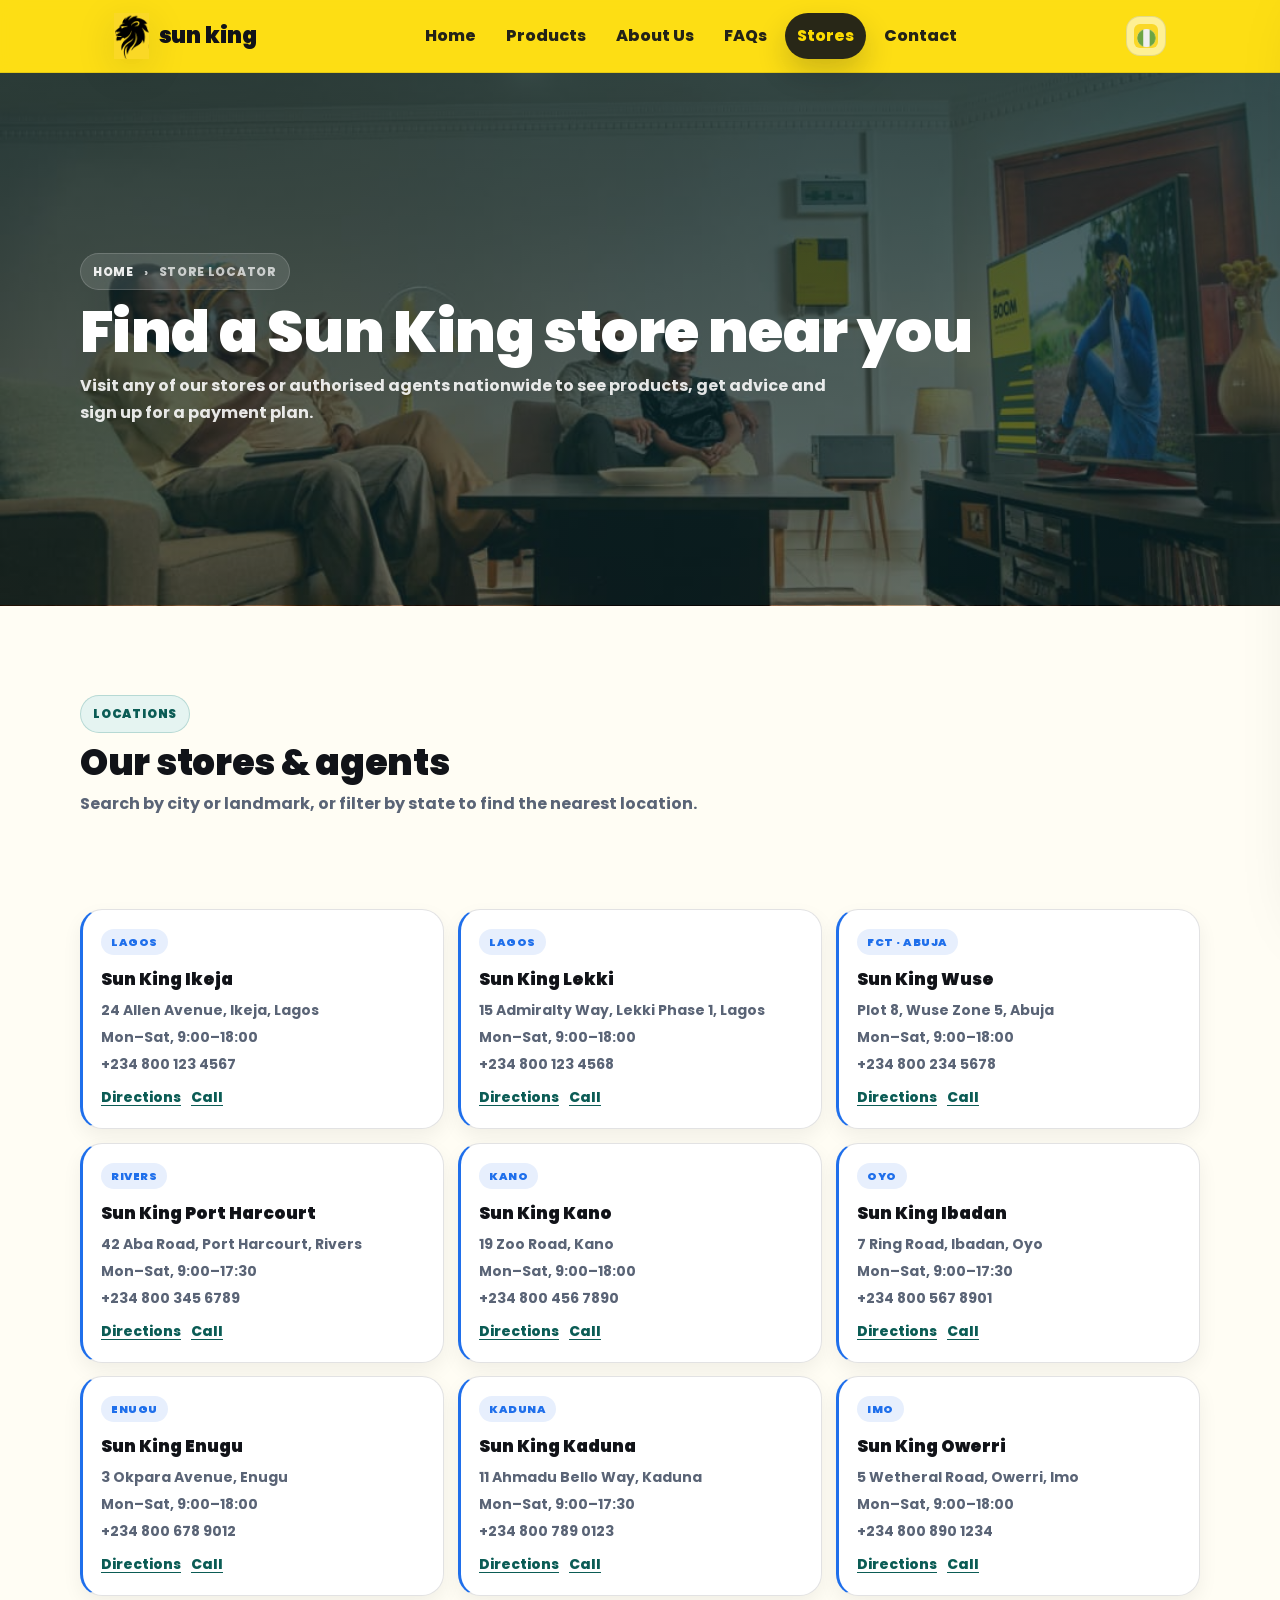
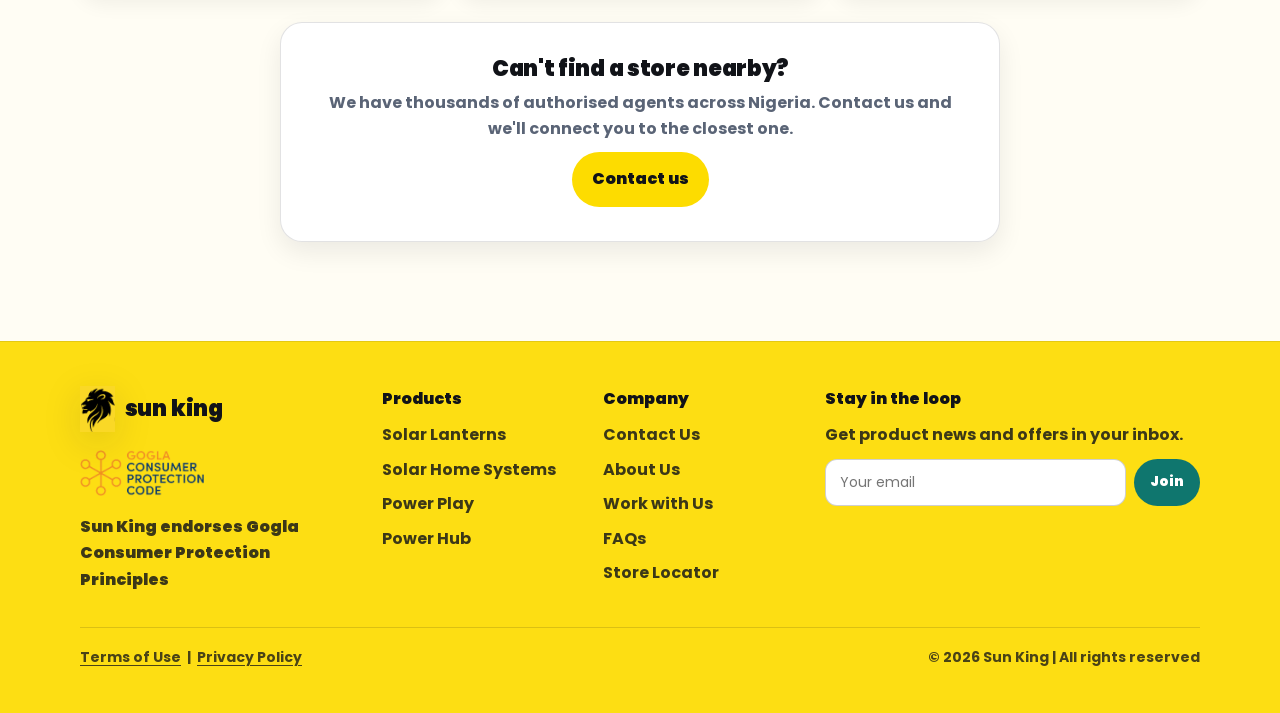
<file: store-locator.html>
<!DOCTYPE html>
<html lang="en">
<head>
  <meta charset="UTF-8" />
  <meta name="viewport" content="width=device-width, initial-scale=1.0" />
  <title>Store Locator | Sun King</title>
  <link rel="icon" href="images/lion-icon.png.png" />
  <meta name="description" content="Find your nearest Sun King store or authorised agent in Nigeria. Search by city or filter by state." />

  <link rel="preconnect" href="https://fonts.googleapis.com" />
  <link rel="preconnect" href="https://fonts.gstatic.com" crossorigin />
  <link href="https://fonts.googleapis.com/css2?family=Poppins:wght@400;600;800;900&display=swap" rel="stylesheet" />
  <link rel="stylesheet" href="assets/css/styles.css" />
</head>
<body>
  <a class="skip-link" href="#main">Skip to content</a>

  <header>
    <div class="navbar">
      <a class="logo-container" href="index.html" aria-label="Sun King Home">
        <img src="images/lion-icon.png.png" alt="Sun King Logo" class="logo-icon" />
        <span class="logo-text">sun king</span>
      </a>
      <nav class="nav-links" aria-label="Primary">
        <a href="index.html">Home</a>
        <a href="products.html">Products</a>
        <a href="about.html">About Us</a>
        <a href="faqs.html">FAQs</a>
        <a href="store-locator.html" class="active">Stores</a>
        <a href="contact.html">Contact</a>
      </nav>
      <div class="nav-right">
        <img src="images/nigeria-flag.png" alt="Nigeria Flag" class="flag-icon" />
        <button class="icon-btn menu-toggle" id="menuBtn" type="button" aria-label="Open menu" aria-expanded="false" aria-controls="drawer">
          <span class="hamburger" aria-hidden="true"><span></span><span></span><span></span></span>
        </button>
      </div>
    </div>
  </header>

  <div class="backdrop" id="backdrop" hidden></div>
  <aside class="drawer" id="drawer" hidden role="dialog" aria-modal="true" aria-label="Mobile menu">
    <div class="drawer-head">
      <div class="logo-container"><img src="images/lion-icon.png.png" alt="" class="logo-icon" /><span class="logo-text">sun king</span></div>
      <button class="icon-btn" id="closeBtn" type="button" aria-label="Close menu">✕</button>
    </div>
    <nav class="drawer-nav" aria-label="Mobile">
      <a href="index.html">Home</a>
      <a href="products.html">Products</a>
      <a href="about.html">About Us</a>
      <a href="faqs.html">FAQs</a>
      <a href="store-locator.html" class="active">Store Locator</a>
      <a href="careers.html">Work With Us</a>
      <a href="contact.html">Contact</a>
    </nav>
    <div class="drawer-cta">
      <a class="btn primary sm" href="contact.html">Talk to an advisor</a>
    </div>
  </aside>

  <main id="main">
    <section class="page-hero" aria-label="Store locator hero">
      <div class="container inner" data-animate>
        <div class="breadcrumb"><a href="index.html">Home</a><span>›</span><span>Store Locator</span></div>
        <h1>Find a Sun King store near you</h1>
        <p>Visit any of our stores or authorised agents nationwide to see products, get advice and sign up for a payment plan.</p>
      </div>
    </section>

    <section aria-label="Store search and list">
      <div class="container">
        <div class="section-head" data-animate>
          <span class="kicker">Locations</span>
          <h2>Our stores &amp; agents</h2>
          <p>Search by city or landmark, or filter by state to find the nearest location.</p>
        </div>

        <div class="locator-bar" data-animate>
          <input type="search" id="storeSearch" placeholder="Search by city, area or store name…" aria-label="Search stores" />
          <select id="stateFilter" aria-label="Filter by state">
            <option value="">All states</option>
            <option value="Lagos">Lagos</option>
            <option value="FCT">FCT (Abuja)</option>
            <option value="Rivers">Rivers</option>
            <option value="Kano">Kano</option>
            <option value="Oyo">Oyo</option>
            <option value="Enugu">Enugu</option>
            <option value="Kaduna">Kaduna</option>
            <option value="Imo">Imo</option>
          </select>
        </div>

        <div class="store-grid" id="storeGrid">
          <div class="store" data-state="Lagos" data-animate>
            <span class="state">Lagos</span>
            <h3>Sun King Ikeja</h3>
            <p>24 Allen Avenue, Ikeja, Lagos</p>
            <p>Mon–Sat, 9:00–18:00</p>
            <p>+234 800 123 4567</p>
            <div class="links"><a href="https://maps.google.com/?q=Allen+Avenue+Ikeja+Lagos" target="_blank" rel="noreferrer">Directions</a><a href="tel:+2348001234567">Call</a></div>
          </div>
          <div class="store" data-state="Lagos" data-animate>
            <span class="state">Lagos</span>
            <h3>Sun King Lekki</h3>
            <p>15 Admiralty Way, Lekki Phase 1, Lagos</p>
            <p>Mon–Sat, 9:00–18:00</p>
            <p>+234 800 123 4568</p>
            <div class="links"><a href="https://maps.google.com/?q=Admiralty+Way+Lekki+Lagos" target="_blank" rel="noreferrer">Directions</a><a href="tel:+2348001234568">Call</a></div>
          </div>
          <div class="store" data-state="FCT" data-animate>
            <span class="state">FCT · Abuja</span>
            <h3>Sun King Wuse</h3>
            <p>Plot 8, Wuse Zone 5, Abuja</p>
            <p>Mon–Sat, 9:00–18:00</p>
            <p>+234 800 234 5678</p>
            <div class="links"><a href="https://maps.google.com/?q=Wuse+Zone+5+Abuja" target="_blank" rel="noreferrer">Directions</a><a href="tel:+2348002345678">Call</a></div>
          </div>
          <div class="store" data-state="Rivers" data-animate>
            <span class="state">Rivers</span>
            <h3>Sun King Port Harcourt</h3>
            <p>42 Aba Road, Port Harcourt, Rivers</p>
            <p>Mon–Sat, 9:00–17:30</p>
            <p>+234 800 345 6789</p>
            <div class="links"><a href="https://maps.google.com/?q=Aba+Road+Port+Harcourt" target="_blank" rel="noreferrer">Directions</a><a href="tel:+2348003456789">Call</a></div>
          </div>
          <div class="store" data-state="Kano" data-animate>
            <span class="state">Kano</span>
            <h3>Sun King Kano</h3>
            <p>19 Zoo Road, Kano</p>
            <p>Mon–Sat, 9:00–18:00</p>
            <p>+234 800 456 7890</p>
            <div class="links"><a href="https://maps.google.com/?q=Zoo+Road+Kano" target="_blank" rel="noreferrer">Directions</a><a href="tel:+2348004567890">Call</a></div>
          </div>
          <div class="store" data-state="Oyo" data-animate>
            <span class="state">Oyo</span>
            <h3>Sun King Ibadan</h3>
            <p>7 Ring Road, Ibadan, Oyo</p>
            <p>Mon–Sat, 9:00–17:30</p>
            <p>+234 800 567 8901</p>
            <div class="links"><a href="https://maps.google.com/?q=Ring+Road+Ibadan" target="_blank" rel="noreferrer">Directions</a><a href="tel:+2348005678901">Call</a></div>
          </div>
          <div class="store" data-state="Enugu" data-animate>
            <span class="state">Enugu</span>
            <h3>Sun King Enugu</h3>
            <p>3 Okpara Avenue, Enugu</p>
            <p>Mon–Sat, 9:00–18:00</p>
            <p>+234 800 678 9012</p>
            <div class="links"><a href="https://maps.google.com/?q=Okpara+Avenue+Enugu" target="_blank" rel="noreferrer">Directions</a><a href="tel:+2348006789012">Call</a></div>
          </div>
          <div class="store" data-state="Kaduna" data-animate>
            <span class="state">Kaduna</span>
            <h3>Sun King Kaduna</h3>
            <p>11 Ahmadu Bello Way, Kaduna</p>
            <p>Mon–Sat, 9:00–17:30</p>
            <p>+234 800 789 0123</p>
            <div class="links"><a href="https://maps.google.com/?q=Ahmadu+Bello+Way+Kaduna" target="_blank" rel="noreferrer">Directions</a><a href="tel:+2348007890123">Call</a></div>
          </div>
          <div class="store" data-state="Imo" data-animate>
            <span class="state">Imo</span>
            <h3>Sun King Owerri</h3>
            <p>5 Wetheral Road, Owerri, Imo</p>
            <p>Mon–Sat, 9:00–18:00</p>
            <p>+234 800 890 1234</p>
            <div class="links"><a href="https://maps.google.com/?q=Wetheral+Road+Owerri" target="_blank" rel="noreferrer">Directions</a><a href="tel:+2348008901234">Call</a></div>
          </div>
        </div>

        <div class="no-results" id="noResults">No stores match your search. Try a different city or state — or <a href="contact.html" style="text-decoration:underline;">contact us</a> and we'll help you find the nearest agent.</div>

        <div class="panel center" style="max-width: 720px; margin: 26px auto 0;" data-animate>
          <div class="section-head center" style="margin-bottom: 10px;">
            <h2 style="font-size: var(--fs-h3);">Can't find a store nearby?</h2>
            <p>We have thousands of authorised agents across Nigeria. Contact us and we'll connect you to the closest one.</p>
          </div>
          <div class="btn-row" style="justify-content:center;">
            <a class="btn primary" href="contact.html">Contact us</a>
          </div>
        </div>
      </div>
    </section>
  </main>

  <footer>
    <div class="container" data-animate>
      <div class="footer-grid">
        <div>
          <div class="logo-container"><img src="images/lion-icon.png.png" alt="Sun King Logo" class="logo-icon" /><span class="logo-text">sun king</span></div>
          <div class="goglaimg" role="img" aria-label="Gogla logo"></div>
          <p style="font-weight:900;">Sun King endorses Gogla Consumer Protection Principles</p>
        </div>
        <div>
          <h4>Products</h4>
          <a href="products.html#lanterns">Solar Lanterns</a>
          <a href="products.html#home-systems">Solar Home Systems</a>
          <a href="products.html#power-play">Power Play</a>
          <a href="products.html#power-hub">Power Hub</a>
        </div>
        <div>
          <h4>Company</h4>
          <a href="contact.html">Contact Us</a>
          <a href="about.html">About Us</a>
          <a href="careers.html">Work with Us</a>
          <a href="faqs.html">FAQs</a>
          <a href="store-locator.html">Store Locator</a>
        </div>
        <div>
          <h4>Stay in the loop</h4>
          <p style="margin-top:0;">Get product news and offers in your inbox.</p>
          <form class="foot-news" data-newsletter aria-label="Newsletter signup">
            <input type="email" placeholder="Your email" aria-label="Email address" required />
            <button class="mini-btn" type="submit">Join</button>
          </form>
          <p data-newsletter-msg style="min-height: 18px; font-size: 13px; margin-top: 8px;"></p>
        </div>
      </div>
      <div class="fineprint">
        <div><a href="#" style="text-decoration:underline; text-underline-offset:3px;">Terms of Use</a> &nbsp;|&nbsp; <a href="#" style="text-decoration:underline; text-underline-offset:3px;">Privacy Policy</a></div>
        <div>&copy; <span data-year>2025</span> Sun King | All rights reserved</div>
      </div>
    </div>
  </footer>

  <button class="to-top" id="toTop" type="button" aria-label="Back to top">↑</button>
  <script src="assets/js/main.js"></script>
</body>
</html>
</file>
<file: assets/css/styles.css>
/* ============================================================
   Sun King — Shared Stylesheet
   ============================================================ */

:root{
  --brand: #fddc00;          /* Sun King yellow */
  --brand-deep: #f5c400;
  --ink: #111318;            /* charcoal */
  --ink-2: #1c1f26;
  --muted: #5a6476;          /* slate */
  --bg: #fffdf4;             /* warm off-white */
  --panel: #ffffff;
  --panel-tint: #fff7cc;     /* soft yellow tint */
  --success: #1a7f4b;
  --danger: #c0392b;

  /* Complementary accents (pair with the yellow brand) */
  --accent: #0f766e;         /* deep teal-green — clean energy */
  --accent-deep: #0b5c55;
  --accent-soft: #e5f4f1;    /* pale teal tint */
  --accent-2: #1f6feb;       /* trust blue */
  --accent-2-soft: #e7effd;
  --warm: #f97316;           /* warm orange — sun/energy */
  --warm-soft: #ffedd5;

  --border: rgba(17, 19, 24, 0.12);
  --shadow: 0 14px 46px rgba(17, 19, 24, 0.12);
  --shadow2: 0 18px 70px rgba(17, 19, 24, 0.18);

  --radius: 18px;
  --radius2: 22px;

  --maxw: 1120px;
  --pad: clamp(14px, 2.4vw, 22px);
  --pad2: clamp(18px, 3.2vw, 34px);
  --sec: clamp(46px, 7vw, 90px);

  --fs-h1: clamp(30px, 5.2vw, 58px);
  --fs-h2: clamp(22px, 3.2vw, 36px);
  --fs-h3: clamp(18px, 2.1vw, 22px);
  --fs-p: clamp(14px, 1.5vw, 16px);

  --ease: cubic-bezier(.22,1,.36,1);
  --dur: 320ms;
  --dur2: 760ms;
}

*{ margin:0; padding:0; box-sizing:border-box; }
html{ scroll-behavior:smooth; }
body{
  font-family: 'Poppins', system-ui, -apple-system, Segoe UI, Roboto, Arial, sans-serif;
  background: var(--bg);
  color: var(--ink);
  line-height: 1.65;
  font-size: var(--fs-p);
  overflow-x:hidden;
}

@media (prefers-reduced-motion: reduce){
  html{ scroll-behavior:auto; }
  *,*::before,*::after{
    animation-duration: 0.001ms !important;
    animation-iteration-count: 1 !important;
    transition-duration: 0.001ms !important;
  }
}

a{ color: inherit; text-decoration:none; }
img{ max-width:100%; display:block; }
ul{ list-style: none; }

:focus-visible{
  outline: 3px solid rgba(17, 19, 24, 0.95);
  outline-offset: 3px;
  border-radius: 12px;
}

.container{
  width: min(var(--maxw), calc(100% - (var(--pad2) * 2)));
  margin: 0 auto;
}
.center{ text-align:center; }
.mx-auto{ margin-left:auto; margin-right:auto; }

.skip-link{
  position:absolute;
  left:-999px;
  top: 10px;
  background: #fff;
  color: #000;
  padding: 10px 12px;
  border-radius: 12px;
  border: 1px solid var(--border);
  z-index: 3000;
}
.skip-link:focus{ left: 12px; }

/* ============================================================
   Header / Navigation
   ============================================================ */
header{
  position: sticky;
  top: 0;
  z-index: 1200;
  background: rgba(253, 220, 0, 0.92);
  backdrop-filter: blur(10px);
  -webkit-backdrop-filter: blur(10px);
  border-bottom: 1px solid rgba(17, 19, 24, 0.10);
}
.navbar{
  height: 72px;
  display:flex;
  align-items:center;
  justify-content:space-between;
  gap: 12px;
  padding: 0 var(--pad2);
  max-width: var(--maxw);
  margin: 0 auto;
}
.logo-container{
  display:flex;
  align-items:center;
  gap: 10px;
  min-width: 0;
}
.logo-icon{
  height: 46px;
  width:auto;
  filter: drop-shadow(0 10px 18px rgba(17,19,24,0.12));
}
.logo-text{
  font-weight: 900;
  font-size: 22px;
  text-transform: lowercase;
  white-space:nowrap;
  overflow:hidden;
  text-overflow:ellipsis;
  max-width: 18ch;
  letter-spacing: -0.2px;
}
.nav-right{
  display:flex;
  align-items:center;
  gap: 10px;
}
.flag-icon{
  width: 40px;
  height: 40px;
  border-radius: 14px;
  border: 1px solid rgba(17,19,24,0.10);
  background: rgba(255,255,255,0.55);
  padding: 7px;
}
.nav-links{
  display:flex;
  align-items:center;
  gap: 6px;
}
.nav-links a{
  padding: 10px 12px;
  border-radius: 999px;
  font-weight: 800;
  transition: background var(--dur) var(--ease), transform var(--dur) var(--ease), color var(--dur) var(--ease);
  color: rgba(17,19,24,0.92);
}
.nav-links a:hover{
  background: rgba(255,255,255,0.48);
  transform: translateY(-1px);
}
.nav-links a.active{
  background: rgba(17,19,24,0.90);
  color: var(--brand);
  box-shadow: 0 14px 30px rgba(17,19,24,0.20);
}
.icon-btn{
  width: 46px;
  height: 46px;
  border-radius: 14px;
  border: 1px solid rgba(17,19,24,0.14);
  background: rgba(255,255,255,0.55);
  display:inline-flex;
  align-items:center;
  justify-content:center;
  box-shadow: 0 10px 22px rgba(17,19,24,0.10);
  transition: transform var(--dur) var(--ease), box-shadow var(--dur) var(--ease), background var(--dur) var(--ease);
  -webkit-tap-highlight-color: transparent;
  cursor: pointer;
}
.icon-btn:hover{
  transform: translateY(-2px);
  box-shadow: var(--shadow);
  background: rgba(255,255,255,0.62);
}
.menu-toggle{ display:none; }

.hamburger{ width: 18px; height: 14px; position: relative; }
.hamburger span{
  position:absolute; left:0; right:0;
  height:2px;
  border-radius: 999px;
  background: var(--ink);
  transition: transform var(--dur) var(--ease), top var(--dur) var(--ease), opacity var(--dur) var(--ease);
}
.hamburger span:nth-child(1){ top:0; }
.hamburger span:nth-child(2){ top:6px; }
.hamburger span:nth-child(3){ top:12px; }
body.menu-open #menuBtn .hamburger span:nth-child(1){ top:6px; transform: rotate(45deg); }
body.menu-open #menuBtn .hamburger span:nth-child(2){ opacity:0; }
body.menu-open #menuBtn .hamburger span:nth-child(3){ top:6px; transform: rotate(-45deg); }

/* Drawer */
.backdrop{
  position: fixed;
  inset: 0;
  background: rgba(17,19,24,0.52);
  backdrop-filter: blur(6px);
  -webkit-backdrop-filter: blur(6px);
  opacity: 0;
  pointer-events:none;
  transition: opacity var(--dur) var(--ease);
  z-index: 1500;
}
.drawer{
  position: fixed;
  top: 0; right: 0;
  height: 100%;
  width: min(90vw, 380px);
  background: rgba(253,220,0,0.98);
  border-left: 1px solid rgba(17,19,24,0.12);
  box-shadow: var(--shadow2);
  transform: translateX(110%);
  transition: transform var(--dur) var(--ease);
  z-index: 1600;
  padding: 16px;
  display:flex;
  flex-direction:column;
  gap: 12px;
  overflow-y: auto;
}
body.menu-open .backdrop{ opacity:1; pointer-events:auto; }
body.menu-open .drawer{ transform: translateX(0); }
body.menu-open{ overflow:hidden; touch-action:none; }

.drawer-head{
  display:flex;
  align-items:center;
  justify-content:space-between;
  gap: 10px;
  padding-bottom: 12px;
  border-bottom: 1px solid rgba(17,19,24,0.16);
}
.drawer-nav{
  display:flex;
  flex-direction:column;
  gap: 10px;
  padding-top: 10px;
}
.drawer-nav a{
  padding: 12px 12px;
  border-radius: 16px;
  font-weight: 900;
  background: rgba(255,255,255,0.42);
  border: 1px solid rgba(17,19,24,0.12);
  transition: transform var(--dur) var(--ease), background var(--dur) var(--ease);
}
.drawer-nav a:hover, .drawer-nav a.active{
  transform: translateX(2px);
  background: rgba(255,255,255,0.62);
}
.drawer-cta{
  margin-top:auto;
  padding-top: 14px;
  border-top: 1px solid rgba(17,19,24,0.16);
  display:flex;
  gap: 10px;
  flex-wrap:wrap;
}

/* ============================================================
   Buttons
   ============================================================ */
.btn{
  border:none;
  border-radius: 999px;
  padding: 14px 20px;
  font-weight: 900;
  font-size: 16px;
  cursor: pointer;
  transition: transform var(--dur) var(--ease), box-shadow var(--dur) var(--ease), background var(--dur) var(--ease), color var(--dur) var(--ease);
  -webkit-tap-highlight-color: transparent;
  display:inline-flex;
  align-items:center;
  justify-content:center;
  gap: 10px;
  white-space: nowrap;
  font-family: inherit;
}
.btn:hover{ transform: translateY(-2px); box-shadow: 0 18px 48px rgba(0,0,0,0.20); }
.btn:active{ transform: translateY(0); }
.btn.primary{ background: var(--brand); color: var(--ink); }
.btn.primary:hover{ background: var(--brand-deep); }
.btn.dark{ background: rgba(17,19,24,0.72); border: 1px solid rgba(255,255,255,0.22); color:#fff; }
.btn.black{ background: rgba(17,19,24,0.92); color: var(--brand); box-shadow: 0 18px 44px rgba(17,19,24,0.22); }
.btn.black:hover{ background: rgba(17,19,24,0.98); color:#fff; }
.btn.accent{ background: var(--accent); color:#fff; box-shadow: 0 18px 44px rgba(15,118,110,0.24); }
.btn.accent:hover{ background: var(--accent-deep); color:#fff; }
.btn.ghost{ background: rgba(255,255,255,0.55); border: 1px solid rgba(17,19,24,0.12); color: var(--ink); }
.btn.ghost:hover{ background:#fff; }
.btn.sm{ padding: 10px 16px; font-size: 14px; }
.btn.block{ width: 100%; }

.mini-btn{
  background: var(--brand);
  border:none;
  padding: 10px 16px;
  border-radius: 999px;
  font-weight: 900;
  color: var(--ink);
  cursor: pointer;
  font-family: inherit;
  transition: transform var(--dur) var(--ease), box-shadow var(--dur) var(--ease), background var(--dur) var(--ease);
}
.mini-btn:hover{ transform: translateY(-2px); box-shadow: 0 14px 34px rgba(17,19,24,0.16); background: var(--brand-deep); }

/* ============================================================
   Sections / common
   ============================================================ */
section{ padding: var(--sec) 0; }
.section-head{ margin-bottom: 18px; }
.section-head.center{ text-align:center; }
.section-head.center p{ margin-left:auto; margin-right:auto; }
.kicker{
  display:inline-block;
  font-weight: 900;
  font-size: 12px;
  letter-spacing: .8px;
  text-transform: uppercase;
  padding: 8px 12px;
  border-radius: 999px;
  background: var(--accent-soft);
  border: 1px solid rgba(15,118,110,0.22);
  color: var(--accent-deep);
  margin-bottom: 10px;
}
/* kicker sitting on dark or coloured backgrounds keeps the light look */
.page-hero .kicker,
.hero .kicker,
.discover .kicker{
  background: rgba(255,255,255,0.14);
  border-color: rgba(255,255,255,0.20);
  color: #fff;
}
.discover .kicker{
  background: rgba(17,19,24,0.10);
  border-color: rgba(17,19,24,0.14);
  color: rgba(17,19,24,0.82);
}
.section-head h2{
  font-size: var(--fs-h2);
  font-weight: 900;
  letter-spacing: -0.3px;
  line-height: 1.12;
  margin-bottom: 8px;
}
.section-head p{
  color: var(--muted);
  font-weight: 700;
  max-width: 70ch;
}
.panel{
  background: var(--panel);
  border: 1px solid var(--border);
  border-radius: var(--radius2);
  box-shadow: 0 10px 26px rgba(17,19,24,0.08);
  padding: var(--pad2);
}
.muted{ color: var(--muted); font-weight: 700; }
.tint-band{
  background: rgba(253,220,0,0.14);
  border-top: 1px solid rgba(17,19,24,0.06);
  border-bottom: 1px solid rgba(17,19,24,0.06);
}
.tint-band.teal{ background: var(--accent-soft); }
.tint-band.blue{ background: var(--accent-2-soft); }

/* ============================================================
   Hero (home)
   ============================================================ */
.hero{
  min-height: 100svh;
  position:relative;
  overflow:hidden;
  display:flex;
  align-items:center;
}
.hero::before{
  content:"";
  position:absolute; inset:0;
  background:
    linear-gradient(180deg, rgba(17,19,24,0.72), rgba(17,19,24,0.40)),
    url('../../images/header img.jpeg') center/cover no-repeat;
  transform: scale(1.03);
  animation: heroZoom 18s var(--ease) infinite alternate;
}
@keyframes heroZoom{
  from{ transform: scale(1.03); }
  to{ transform: scale(1.12); }
}
.hero-grid{
  position:relative;
  z-index: 2;
  display:grid;
  grid-template-columns: 1.1fr 0.9fr;
  gap: 18px;
  align-items: center;
  padding: 0 var(--pad2);
}
.hero-copy{
  color:#fff;
  padding: clamp(18px, 3vw, 30px);
  border-radius: 24px;
  border: 1px solid rgba(255,255,255,0.14);
  background: rgba(17,19,24,0.28);
  backdrop-filter: blur(12px);
  -webkit-backdrop-filter: blur(12px);
  box-shadow: 0 22px 80px rgba(0,0,0,0.30);
}
.hero h1{
  font-size: var(--fs-h1);
  font-weight: 900;
  letter-spacing: -0.6px;
  line-height: 1.04;
  margin-bottom: 10px;
}
.hero p{
  font-size: clamp(14px, 1.9vw, 19px);
  font-weight: 700;
  color: rgba(255,255,255,0.88);
  max-width: 62ch;
  margin-bottom: 18px;
}
.btn-row{
  display:flex;
  flex-wrap:wrap;
  gap: 12px;
  margin-top: 10px;
}
.hero-stats{ display:grid; gap: 12px; }
.stat{
  background: rgba(255,255,255,0.92);
  border: 1px solid rgba(255,255,255,0.22);
  border-radius: 22px;
  padding: 16px;
  box-shadow: 0 18px 60px rgba(0,0,0,0.18);
}
.stat strong{ display:block; font-size: 18px; font-weight: 900; letter-spacing: -0.2px; }
.stat span{ color: rgba(17,19,24,0.72); font-weight: 700; font-size: 13px; }
.trust{
  margin-top: 14px;
  display:flex;
  flex-wrap:wrap;
  gap: 10px;
  font-size: 12px;
  color: rgba(255,255,255,0.86);
}
.trust .pill{
  padding: 8px 12px;
  border-radius: 999px;
  background: rgba(255,255,255,0.10);
  border: 1px solid rgba(255,255,255,0.18);
}

/* Page hero (inner pages) */
.page-hero{
  position: relative;
  min-height: clamp(300px, 42vh, 440px);
  display:flex;
  align-items:center;
  overflow:hidden;
  border-bottom: 1px solid rgba(17,19,24,0.06);
  background: url("../../images/header img.jpeg") center/cover no-repeat;
}
.page-hero.alt{ background-image: url("../../images/work with us.jpeg"); }
.page-hero::before{
  content:"";
  position:absolute;
  inset:0;
  background: linear-gradient(180deg, rgba(9,40,44,0.78), rgba(11,45,49,0.55));
}
.page-hero .inner{
  position: relative;
  z-index: 2;
  padding: var(--sec) 0;
  color: #fff;
}
.breadcrumb{
  display:inline-flex;
  align-items:center;
  gap: 10px;
  font-weight: 800;
  font-size: 12px;
  letter-spacing: .7px;
  text-transform: uppercase;
  padding: 8px 12px;
  border-radius: 999px;
  background: rgba(255,255,255,0.12);
  border: 1px solid rgba(255,255,255,0.16);
  margin-bottom: 12px;
}
.breadcrumb a{ color: rgba(255,255,255,0.90); }
.breadcrumb a:hover{ text-decoration: underline; text-underline-offset: 3px; }
.breadcrumb span{ color: rgba(255,255,255,0.70); }
.page-hero h1{
  font-size: var(--fs-h1);
  line-height: 1.05;
  letter-spacing: -0.6px;
  font-weight: 900;
  margin-bottom: 10px;
}
.page-hero p{ max-width: 70ch; color: rgba(255,255,255,0.88); font-weight: 700; }

/* ============================================================
   Discover band
   ============================================================ */
.discover{
  background: var(--brand);
  border-bottom-left-radius: 26px;
  border-bottom-right-radius: 26px;
  border-top: 1px solid rgba(17,19,24,0.08);
  border-bottom: 1px solid rgba(17,19,24,0.08);
}
.discover-wrap{
  display:grid;
  grid-template-columns: 1.2fr 0.8fr;
  gap: 18px;
  align-items:center;
}
.discover .section-head p{ color: rgba(17,19,24,0.72); }

/* Counter stats strip */
.counters{
  display:grid;
  grid-template-columns: repeat(4, minmax(0,1fr));
  gap: 14px;
}
.counter{
  text-align:center;
  padding: 18px;
  border-radius: var(--radius2);
  background: var(--accent-soft);
  border: 1px solid rgba(15,118,110,0.18);
}
.counter .num{ font-size: clamp(26px, 4vw, 40px); font-weight: 900; letter-spacing: -1px; line-height:1; color: var(--accent-deep); }
.counter:nth-child(2n) .num{ color: var(--accent-2); }
.counter .label{ font-weight: 800; color: rgba(17,19,24,0.72); font-size: 13px; margin-top: 6px; }

/* ============================================================
   Why cards
   ============================================================ */
.why-list{
  display:grid;
  grid-template-columns: repeat(2, minmax(0, 1fr));
  gap: 14px;
  margin-top: 16px;
}
.why{
  border: 1px solid var(--border);
  border-radius: var(--radius2);
  padding: var(--pad2);
  background: var(--panel);
  box-shadow: 0 10px 24px rgba(17,19,24,0.06);
  transition: transform var(--dur) var(--ease), box-shadow var(--dur) var(--ease);
}
.why:hover{ transform: translateY(-4px); box-shadow: var(--shadow); }
.why .ico{
  width: 44px; height: 44px; border-radius: 14px;
  background: var(--accent-soft);
  border: 1px solid rgba(15,118,110,0.22);
  display:flex; align-items:center; justify-content:center;
  margin-bottom: 12px; font-size: 22px;
}
.why{ border-top: 3px solid var(--accent); }
.why h3{ font-size: var(--fs-h3); margin-bottom: 6px; font-weight: 900; }
.why p{ color: var(--muted); font-weight: 700; }

/* ============================================================
   Product cards / grid
   ============================================================ */
.products-banner{
  background: rgba(253,220,0,0.18);
  border-top: 1px solid rgba(17,19,24,0.06);
  border-bottom: 1px solid rgba(17,19,24,0.06);
}
.products-grid{
  display:grid;
  grid-template-columns: repeat(4, minmax(0, 1fr));
  gap: 16px;
  margin-top: 18px;
}
.products-grid.cols-3{ grid-template-columns: repeat(3, minmax(0,1fr)); }
.card{
  border: 1px solid var(--border);
  border-radius: var(--radius2);
  overflow:hidden;
  background: var(--panel);
  box-shadow: 0 10px 30px rgba(17,19,24,0.10);
  transition: transform var(--dur) var(--ease), box-shadow var(--dur) var(--ease);
  display:flex;
  flex-direction:column;
}
.card:hover{ transform: translateY(-8px); box-shadow: var(--shadow2); }
.card-media{
  height: 200px;
  background-position:center;
  background-size:cover;
  transform: scale(1.02);
  transition: transform var(--dur2) var(--ease);
  position: relative;
}
.card:hover .card-media{ transform: scale(1.08); }
.card-tag{
  position:absolute; top: 12px; left: 12px;
  background: var(--warm);
  color: #fff;
  font-weight: 900; font-size: 11px;
  letter-spacing:.5px; text-transform:uppercase;
  padding: 6px 10px; border-radius: 999px;
  box-shadow: 0 8px 18px rgba(249,115,22,0.35);
}
.card-body{ padding: var(--pad2); display:flex; flex-direction:column; gap: 8px; flex:1; }
.card-body h3{ font-size: 18px; font-weight: 900; }
.card-body p{ color: var(--muted); font-weight: 700; }
.card-feats{ display:flex; flex-direction:column; gap: 6px; margin: 4px 0 6px; }
.card-feats li{ font-weight: 700; color: rgba(17,19,24,0.75); font-size: 14px; display:flex; gap:8px; }
.card-feats li::before{ content:"✓"; color: var(--success); font-weight: 900; }
.card-foot{ margin-top:auto; display:flex; align-items:center; justify-content:space-between; gap: 10px; padding-top: 6px; }
.price{ font-weight: 900; }
.price small{ color: var(--muted); font-weight: 700; }

/* Product variant list (products page feature blocks) */
.variants{ display:grid; gap: 10px; margin: 14px 0 16px; }
.variant{
  display:flex; align-items:center; justify-content:space-between; gap: 14px;
  padding: 12px 14px;
  border: 1px solid var(--border);
  border-left: 3px solid var(--accent);
  border-radius: 14px;
  background: var(--bg);
  transition: transform var(--dur) var(--ease), box-shadow var(--dur) var(--ease);
}
.variant:hover{ transform: translateX(3px); box-shadow: 0 8px 20px rgba(17,19,24,0.07); }
.variant .v-name{ font-weight: 900; }
.variant .v-name small{ display:block; color: var(--muted); font-weight: 700; font-size: 13px; }
.variant .v-price{ font-weight: 900; color: var(--accent-deep); white-space: nowrap; }
.feature-media{ height: 100%; min-height: 300px; }

/* ============================================================
   Testimonials
   ============================================================ */
.testimonial{
  display:grid;
  grid-template-columns: 1.2fr 0.8fr;
  gap: 18px;
  align-items:stretch;
  margin-top: 14px;
}
blockquote{
  border: 1px solid var(--border);
  border-radius: var(--radius2);
  padding: var(--pad2);
  background: var(--panel);
  box-shadow: 0 12px 36px rgba(17,19,24,0.10);
  font-style: italic;
}
.cta-card{
  border-radius: var(--radius2);
  padding: var(--pad2);
  background: var(--panel-tint);
  border: 1px solid rgba(17,19,24,0.10);
  box-shadow: var(--shadow);
  display:flex;
  flex-direction:column;
  justify-content:center;
  gap: 10px;
  text-align:center;
}
.cta-card h3{ font-size: var(--fs-h3); font-weight: 900; }
.cta-card p{ color: rgba(17,19,24,0.76); font-weight: 800; }

.testi-grid{
  display:grid;
  grid-template-columns: repeat(3, minmax(0,1fr));
  gap: 16px;
  margin-top: 18px;
}
.testi{
  background: var(--panel);
  border: 1px solid var(--border);
  border-radius: var(--radius2);
  padding: var(--pad2);
  box-shadow: 0 10px 24px rgba(17,19,24,0.08);
  display:flex; flex-direction:column; gap: 10px;
}
.stars{ color: var(--warm); font-size: 16px; letter-spacing: 2px; }
.testi p{ font-style: italic; color: rgba(17,19,24,0.82); font-weight: 600; }
.testi .who{ font-weight: 900; margin-top: auto; }
.testi .who span{ display:block; color: var(--muted); font-weight: 700; font-size: 13px; }

/* Round image */
.round-img{
  width: min(320px, 74vw);
  aspect-ratio: 1 / 1;
  border-radius: 999px;
  background-position:center;
  background-size:cover;
  margin: 18px auto 0;
  box-shadow: var(--shadow2);
  border: 6px solid rgba(253,220,0,0.28);
}

/* ============================================================
   About page bits
   ============================================================ */
.grid-2{
  display:grid;
  grid-template-columns: 1.05fr 0.95fr;
  gap: 16px;
  align-items:start;
}
.stats{
  display:grid;
  grid-template-columns: repeat(2, minmax(0, 1fr));
  gap: 12px;
}
.stats .stat{ background: var(--panel-tint); border: 1px solid rgba(17,19,24,0.10); box-shadow: 0 10px 22px rgba(17,19,24,0.08); }
.mv-grid{
  display:grid;
  grid-template-columns: repeat(3, minmax(0, 1fr));
  gap: 14px;
  margin-top: 16px;
}
.mv-card{
  background: var(--panel);
  border: 1px solid var(--border);
  border-radius: var(--radius2);
  padding: var(--pad2);
  box-shadow: 0 10px 24px rgba(17,19,24,0.08);
  transition: transform var(--dur) var(--ease), box-shadow var(--dur) var(--ease);
}
.mv-card:hover{ transform: translateY(-6px); box-shadow: var(--shadow); }
.mv-icon{
  width: 44px; height: 44px; border-radius: 14px;
  background: var(--accent-soft);
  border: 1px solid rgba(15,118,110,0.22);
  color: var(--accent-deep);
  display:flex; align-items:center; justify-content:center;
  font-weight: 900; margin-bottom: 12px; font-size: 20px;
}
.mv-card{ border-top: 3px solid var(--accent); }
.mv-card h3{ font-size: var(--fs-h3); font-weight: 900; margin-bottom: 8px; }
.mv-card p{ color: var(--muted); font-weight: 700; }
.reasons{
  display:grid;
  grid-template-columns: repeat(2, minmax(0, 1fr));
  gap: 14px;
  margin-top: 16px;
}
.reason{
  background: var(--panel);
  border: 1px solid var(--border);
  border-radius: var(--radius2);
  padding: 16px;
  box-shadow: 0 10px 22px rgba(17,19,24,0.06);
}
.reason strong{ display:block; font-weight: 900; margin-bottom: 6px; }
.reason span{ color: var(--muted); font-weight: 700; }

/* Timeline */
.timeline{ margin-top: 18px; display:grid; gap: 14px; }
.tl-item{
  display:grid;
  grid-template-columns: 120px 1fr;
  gap: 16px;
  align-items:start;
  padding: 16px;
  border: 1px solid var(--border);
  border-radius: var(--radius2);
  background: var(--panel);
  box-shadow: 0 8px 20px rgba(17,19,24,0.06);
}
.tl-item .year{ font-weight: 900; font-size: 22px; color: var(--ink); }
.tl-item p{ color: var(--muted); font-weight: 700; }

/* ============================================================
   FAQ accordion
   ============================================================ */
.faq-list{ display:grid; gap: 12px; margin-top: 18px; max-width: 860px; }
.faq{
  border: 1px solid var(--border);
  border-radius: var(--radius);
  background: var(--panel);
  overflow: hidden;
  box-shadow: 0 8px 20px rgba(17,19,24,0.05);
}
.faq-q{
  width: 100%;
  text-align: left;
  background: none;
  border: none;
  font-family: inherit;
  font-weight: 900;
  font-size: 16px;
  color: var(--ink);
  padding: 18px 20px;
  cursor: pointer;
  display:flex;
  align-items:center;
  justify-content:space-between;
  gap: 14px;
}
.faq-q .chev{
  flex: 0 0 auto;
  width: 26px; height: 26px;
  border-radius: 50%;
  background: var(--accent);
  color:#fff;
  display:flex; align-items:center; justify-content:center;
  transition: transform var(--dur) var(--ease), background var(--dur) var(--ease);
  font-weight: 900;
}
.faq.open .faq-q{ color: var(--accent-deep); }
.faq.open .faq-q .chev{ background: var(--accent-deep); }
.faq.open .faq-q .chev{ transform: rotate(45deg); }
.faq-a{
  max-height: 0;
  overflow: hidden;
  transition: max-height var(--dur) var(--ease);
}
.faq-a-inner{ padding: 0 20px 18px; color: var(--muted); font-weight: 700; }

/* ============================================================
   Contact form
   ============================================================ */
.contact-grid{
  display:grid;
  grid-template-columns: 1fr 0.85fr;
  gap: 18px;
  align-items:start;
}
.form{ display:grid; gap: 14px; }
.field{ display:grid; gap: 6px; }
.field label{ font-weight: 800; font-size: 14px; }
.field .req{ color: var(--danger); }
.field input, .field select, .field textarea{
  font-family: inherit;
  font-size: 15px;
  padding: 13px 14px;
  border-radius: 14px;
  border: 1px solid var(--border);
  background: #fff;
  color: var(--ink);
  transition: border-color var(--dur) var(--ease), box-shadow var(--dur) var(--ease);
  width: 100%;
}
.field textarea{ resize: vertical; min-height: 130px; }
.field input:focus, .field select:focus, .field textarea:focus{
  outline: none;
  border-color: var(--brand-deep);
  box-shadow: 0 0 0 4px rgba(253,220,0,0.28);
}
.field .err{ color: var(--danger); font-size: 13px; font-weight: 700; display:none; }
.field.invalid input, .field.invalid select, .field.invalid textarea{ border-color: var(--danger); }
.field.invalid .err{ display:block; }
.form-note{ font-size: 13px; color: var(--muted); font-weight: 700; }
.form-status{
  display:none;
  padding: 14px 16px;
  border-radius: 14px;
  font-weight: 800;
  margin-top: 4px;
}
.form-status.show{ display:block; }
.form-status.ok{ background: rgba(26,127,75,0.12); color: var(--success); border: 1px solid rgba(26,127,75,0.3); }

.contact-info{ display:grid; gap: 12px; }
.info-card{
  background: var(--panel-tint);
  border: 1px solid rgba(17,19,24,0.10);
  border-left: 3px solid var(--accent);
  border-radius: var(--radius2);
  padding: 18px;
}
.info-card:nth-child(2){ background: var(--accent-soft); border-left-color: var(--accent-2); }
.info-card:nth-child(3){ background: var(--accent-2-soft); border-left-color: var(--warm); }
.info-card h4{ font-weight: 900; margin-bottom: 4px; }
.info-card a, .info-card p{ color: rgba(17,19,24,0.78); font-weight: 700; }
.info-card a:hover{ text-decoration: underline; text-underline-offset: 3px; }
.socials{ display:flex; gap: 10px; flex-wrap: wrap; }
.socials a{
  width: 44px; height: 44px; border-radius: 12px;
  background: var(--accent); color: #fff;
  display:flex; align-items:center; justify-content:center;
  font-weight: 900;
  transition: transform var(--dur) var(--ease), background var(--dur) var(--ease);
}
.socials a:hover{ transform: translateY(-3px); background: var(--accent-deep); color:#fff; }

/* ============================================================
   Store locator
   ============================================================ */
.locator-bar{
  display:flex; gap: 10px; flex-wrap: wrap; margin-top: 8px; margin-bottom: 22px;
}
.locator-bar input, .locator-bar select{
  font-family: inherit; font-size: 15px;
  padding: 13px 14px; border-radius: 14px;
  border: 1px solid var(--border); background:#fff; color: var(--ink);
}
.locator-bar input{ flex: 1; min-width: 220px; }
.store-grid{
  display:grid;
  grid-template-columns: repeat(3, minmax(0,1fr));
  gap: 14px;
}
.store{
  background: var(--panel);
  border: 1px solid var(--border);
  border-radius: var(--radius2);
  padding: 18px;
  box-shadow: 0 8px 20px rgba(17,19,24,0.06);
  transition: transform var(--dur) var(--ease), box-shadow var(--dur) var(--ease);
}
.store:hover{ transform: translateY(-4px); box-shadow: var(--shadow); }
.store{ border-left: 3px solid var(--accent-2); }
.store .state{ display:inline-block; font-size: 11px; font-weight: 900; text-transform:uppercase; letter-spacing:.5px; color: var(--accent-2); background: var(--accent-2-soft); padding: 4px 10px; border-radius:999px; margin-bottom: 10px; }
.store .links a{ color: var(--accent-deep) !important; }
.store h3{ font-weight: 900; font-size: 17px; margin-bottom: 6px; }
.store p{ color: var(--muted); font-weight: 700; font-size: 14px; margin-bottom: 4px; }
.store .links{ margin-top: 10px; display:flex; gap: 10px; flex-wrap:wrap; }
.store .links a{ font-weight: 800; font-size: 14px; color: var(--ink); text-decoration: underline; text-underline-offset: 3px; }
.no-results{ display:none; padding: 24px; text-align:center; font-weight: 800; color: var(--muted); }

/* Careers / jobs */
.jobs{ display:grid; gap: 12px; margin-top: 18px; }
.job{
  display:flex; align-items:center; justify-content:space-between; gap: 14px; flex-wrap:wrap;
  background: var(--panel);
  border: 1px solid var(--border);
  border-left: 3px solid var(--accent);
  border-radius: var(--radius2);
  padding: 18px 20px;
  box-shadow: 0 8px 20px rgba(17,19,24,0.06);
  transition: transform var(--dur) var(--ease), box-shadow var(--dur) var(--ease);
}
.job:hover{ transform: translateY(-3px); box-shadow: var(--shadow); }
.job h3{ font-weight: 900; font-size: 17px; }
.job .meta{ color: var(--muted); font-weight: 700; font-size: 14px; }
.perks{ display:grid; grid-template-columns: repeat(3, minmax(0,1fr)); gap: 14px; margin-top: 16px; }
.perk{ background: var(--panel); border:1px solid var(--border); border-top: 3px solid var(--accent); border-radius: var(--radius2); padding: 18px; box-shadow: 0 8px 20px rgba(17,19,24,0.06); transition: transform var(--dur) var(--ease), box-shadow var(--dur) var(--ease); }
.perk:hover{ transform: translateY(-4px); box-shadow: var(--shadow); }
.perk .ico{ font-size: 26px; margin-bottom: 8px; }
.perk h3{ font-weight: 900; font-size: 16px; margin-bottom: 4px; }
.perk p{ color: var(--muted); font-weight: 700; font-size: 14px; }

/* ============================================================
   Footer
   ============================================================ */
footer{
  background: rgba(253,220,0,0.92);
  padding: 44px 0;
  margin-top: 10px;
  border-top: 1px solid rgba(17,19,24,0.10);
}
.footer-grid{
  display:grid;
  grid-template-columns: 1.4fr 1fr 1fr 1.2fr;
  gap: 22px;
  align-items:start;
}
.footer-grid h4{ font-weight: 900; margin-bottom: 10px; }
.footer-grid p, .footer-grid a{
  display:block;
  color: rgba(17,19,24,0.82);
  font-weight: 700;
  margin: 8px 0;
}
.footer-grid a{ transition: transform var(--dur) var(--ease); }
.footer-grid a:hover{ text-decoration: underline; text-underline-offset: 3px; transform: translateX(3px); }
.goglaimg{
  height: 46px;
  width: 160px;
  background-image: url(../../images/logo-gcpc.webp);
  background-position: left;
  background-repeat: no-repeat;
  background-size: contain;
  margin: 18px 0;
}
.foot-news{ display:flex; gap: 8px; margin-top: 10px; }
.foot-news .mini-btn{ background: var(--accent); color:#fff; }
.foot-news .mini-btn:hover{ background: var(--accent-deep); }
.foot-news input{
  flex:1; min-width:0; font-family: inherit; font-size: 14px;
  padding: 12px 14px; border-radius: 12px; border: 1px solid rgba(17,19,24,0.2); background:#fff;
}
.fineprint{
  padding-top: 18px;
  border-top: 1px solid rgba(17,19,24,0.14);
  margin-top: 26px;
  font-size: 14px;
  font-weight: 700;
  color: rgba(17,19,24,0.76);
  display:flex; align-items:center; justify-content:space-between; gap: 12px; flex-wrap:wrap;
}
.fineprint a:hover{ text-decoration: underline; text-underline-offset:3px; }
.footer-inner{
  display:flex;
  align-items:center;
  justify-content:space-between;
  gap: 12px;
  flex-wrap:wrap;
  color: rgba(17,19,24,0.84);
  font-weight: 800;
}

/* ============================================================
   Reveal animations
   ============================================================ */
[data-animate]{
  opacity:0;
  transform: translateY(16px);
  transition: opacity var(--dur2) var(--ease), transform var(--dur2) var(--ease);
  will-change: opacity, transform;
}
[data-animate].in{ opacity:1; transform: translateY(0); }
[data-animate][data-delay="1"]{ transition-delay: .08s; }
[data-animate][data-delay="2"]{ transition-delay: .16s; }
[data-animate][data-delay="3"]{ transition-delay: .24s; }
[data-animate][data-delay="4"]{ transition-delay: .32s; }

/* Back to top */
.to-top{
  position: fixed;
  right: 20px; bottom: 20px;
  width: 48px; height: 48px;
  border-radius: 50%;
  background: rgba(17,19,24,0.92);
  color: var(--brand);
  border: none;
  cursor: pointer;
  font-size: 20px; font-weight: 900;
  box-shadow: var(--shadow);
  opacity: 0;
  pointer-events: none;
  transform: translateY(12px);
  transition: opacity var(--dur) var(--ease), transform var(--dur) var(--ease), background var(--dur) var(--ease);
  z-index: 1100;
}
.to-top.show{ opacity: 1; pointer-events: auto; transform: translateY(0); }
.to-top:hover{ background: var(--ink); color:#fff; }

/* ============================================================
   Responsive
   ============================================================ */
@media (max-width: 1000px){
  .menu-toggle{ display:inline-flex; }
  .nav-links{ display:none; }
  .hero-grid{ grid-template-columns: 1fr; }
  .hero-stats{ grid-template-columns: repeat(2, minmax(0, 1fr)); }
  .discover-wrap{ grid-template-columns: 1fr; }
  .why-list{ grid-template-columns: 1fr; }
  .products-grid, .products-grid.cols-3{ grid-template-columns: repeat(2, minmax(0, 1fr)); }
  .testimonial{ grid-template-columns: 1fr; }
  .testi-grid{ grid-template-columns: 1fr; }
  .grid-2{ grid-template-columns: 1fr; }
  .mv-grid{ grid-template-columns: 1fr; }
  .reasons{ grid-template-columns: 1fr; }
  .counters{ grid-template-columns: repeat(2, minmax(0,1fr)); }
  .contact-grid{ grid-template-columns: 1fr; }
  .store-grid{ grid-template-columns: repeat(2, minmax(0,1fr)); }
  .perks{ grid-template-columns: 1fr; }
  .footer-grid{ grid-template-columns: 1fr 1fr; }
  .drawer-cta .btn{ flex: 1; }
}
@media (max-width: 640px){
  .products-grid, .products-grid.cols-3{ grid-template-columns: 1fr; }
  .hero-stats{ grid-template-columns: 1fr; }
  .logo-text{ max-width: 12ch; }
  .stats{ grid-template-columns: 1fr; }
  .store-grid{ grid-template-columns: 1fr; }
  .counters{ grid-template-columns: 1fr; }
  .footer-grid{ grid-template-columns: 1fr; }
  .btn{ width: 100%; }
  .btn-row .btn{ width:100%; }
  .tl-item{ grid-template-columns: 1fr; gap: 6px; }
  .job{ flex-direction: column; align-items: flex-start; }
  .job .btn{ width: 100%; }
}
</file>
